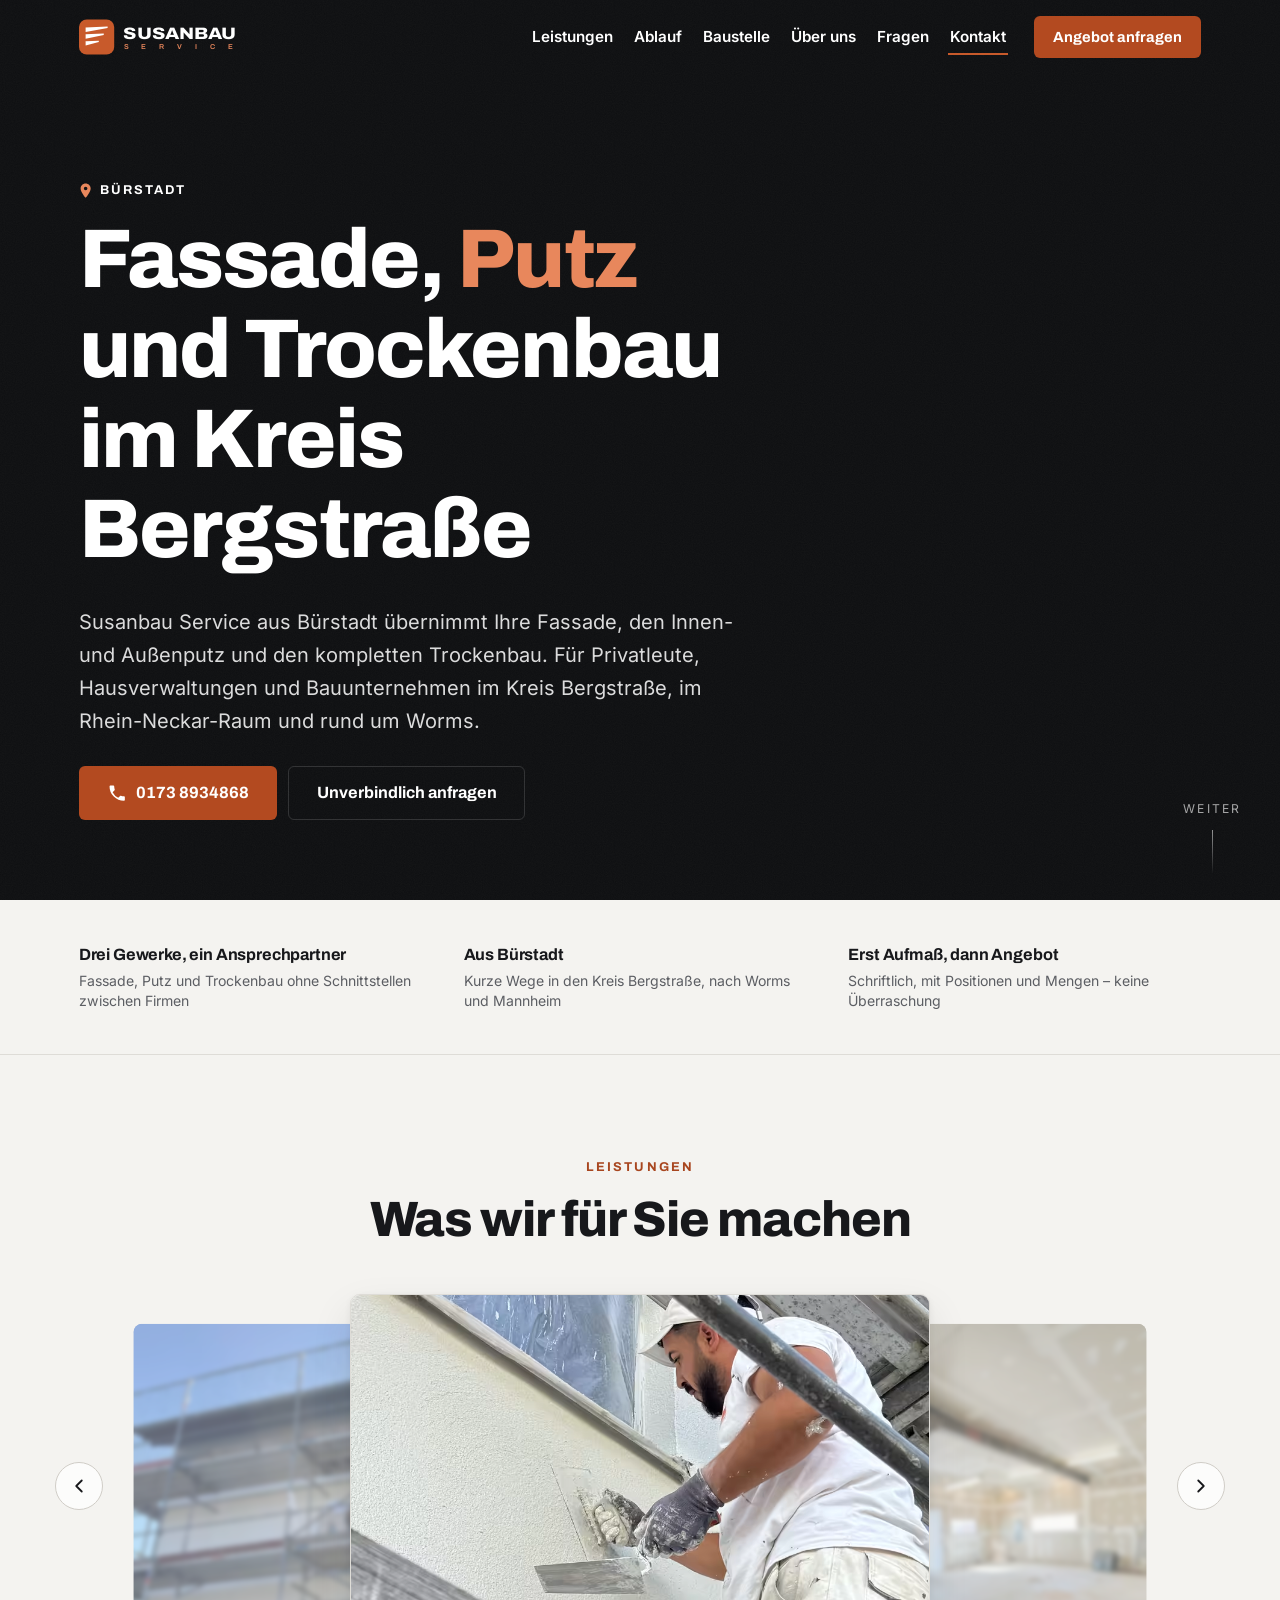
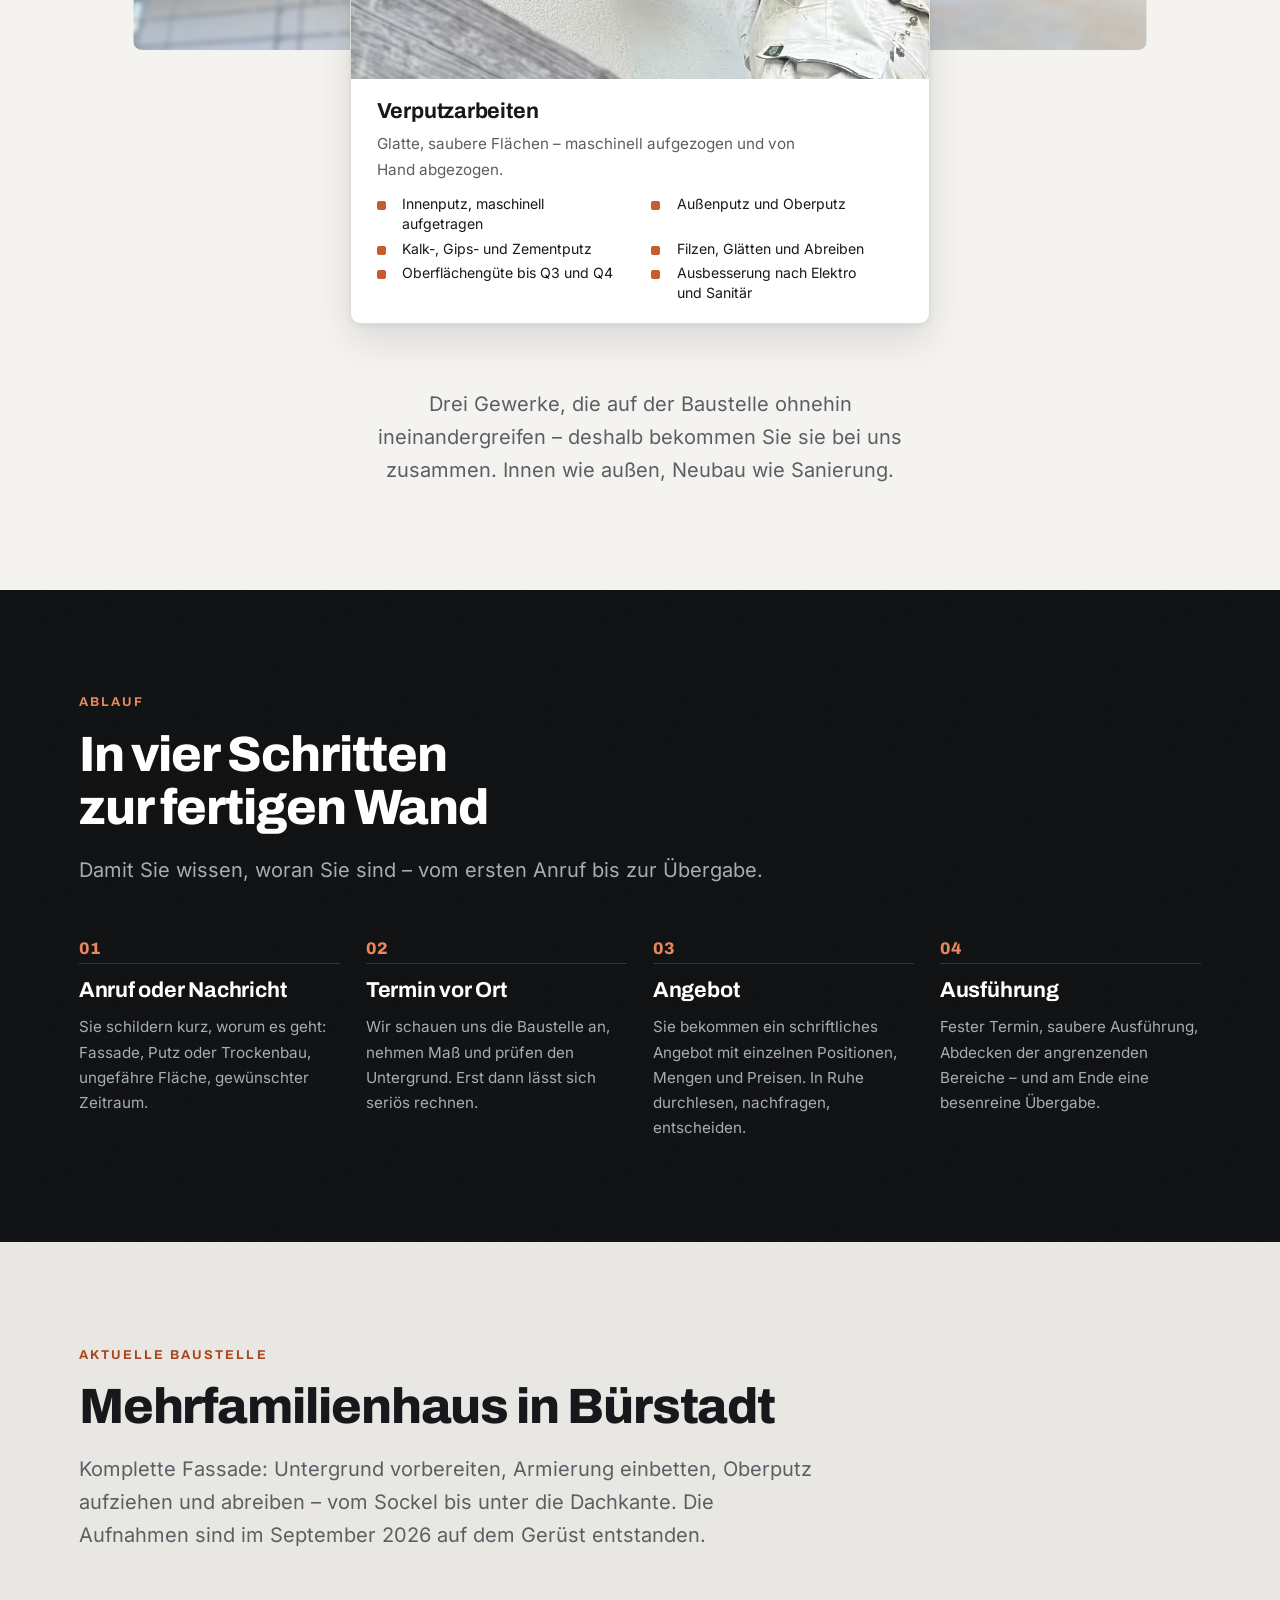
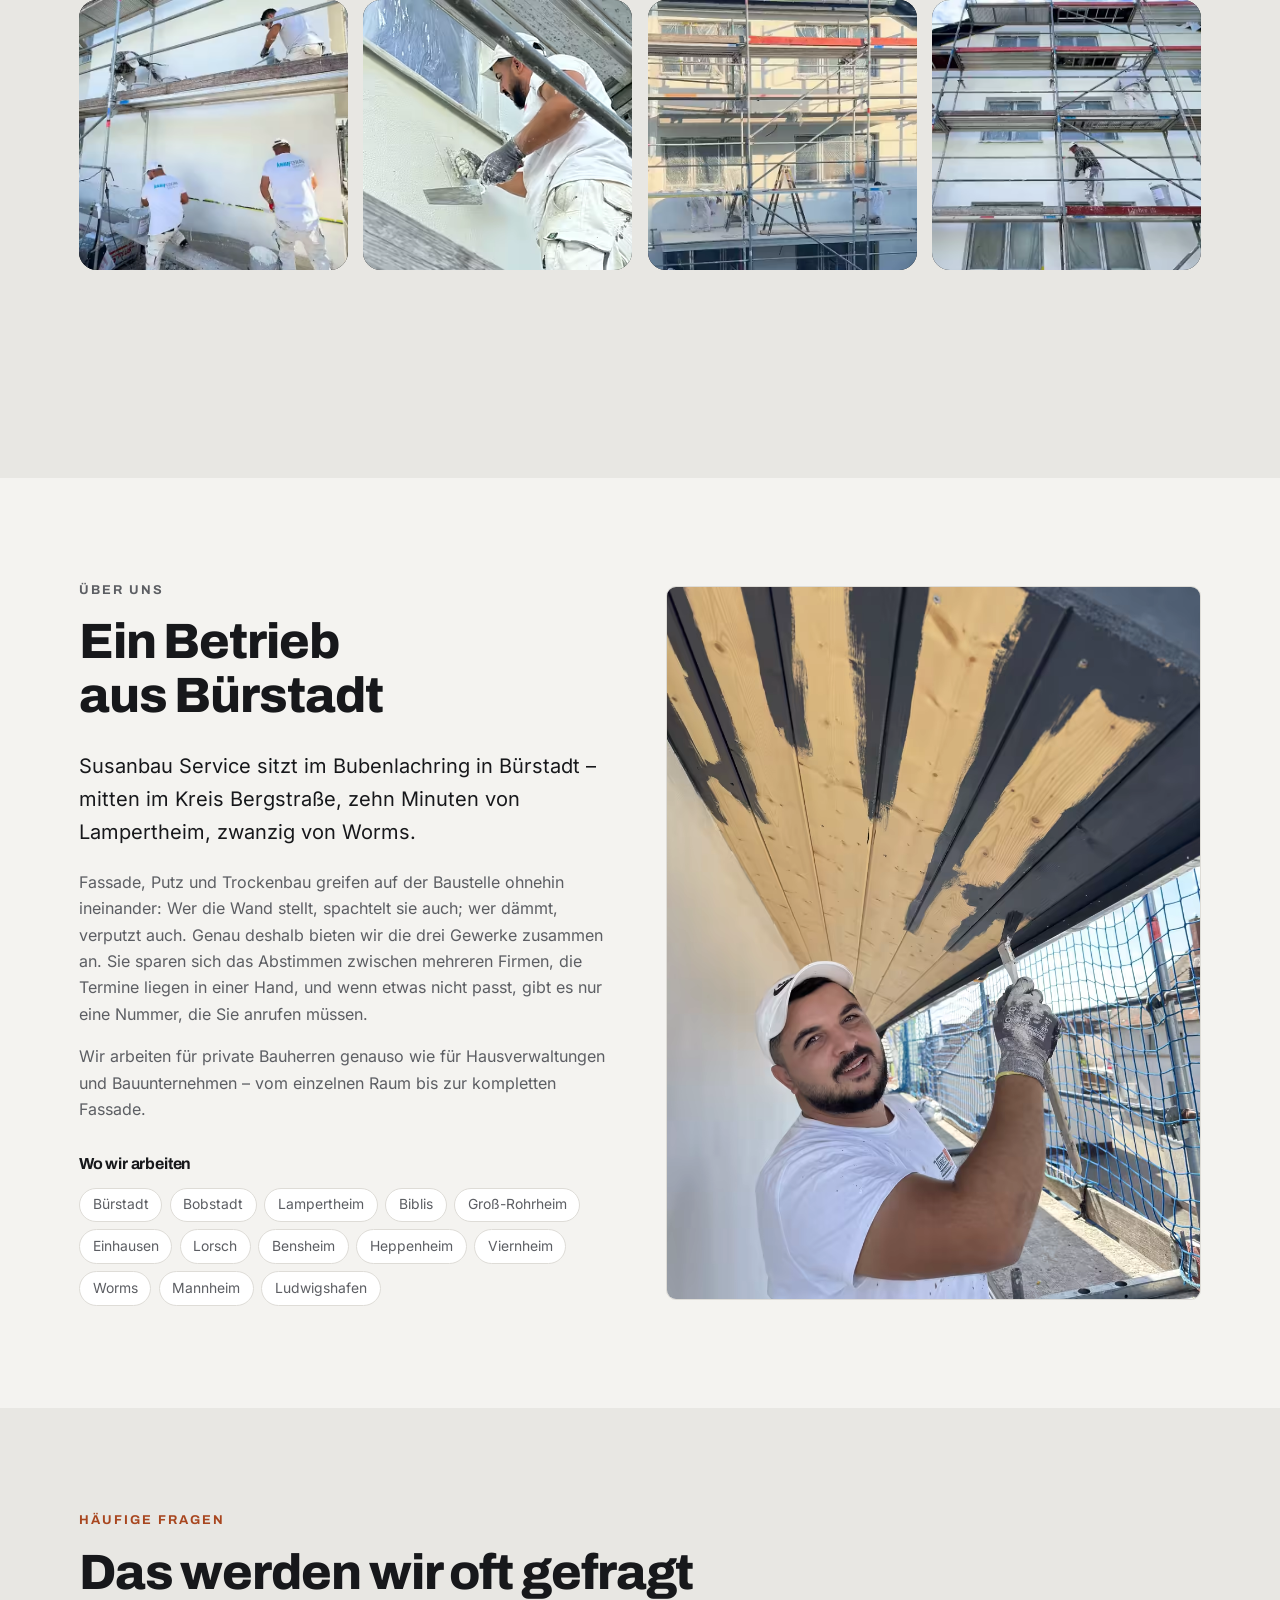
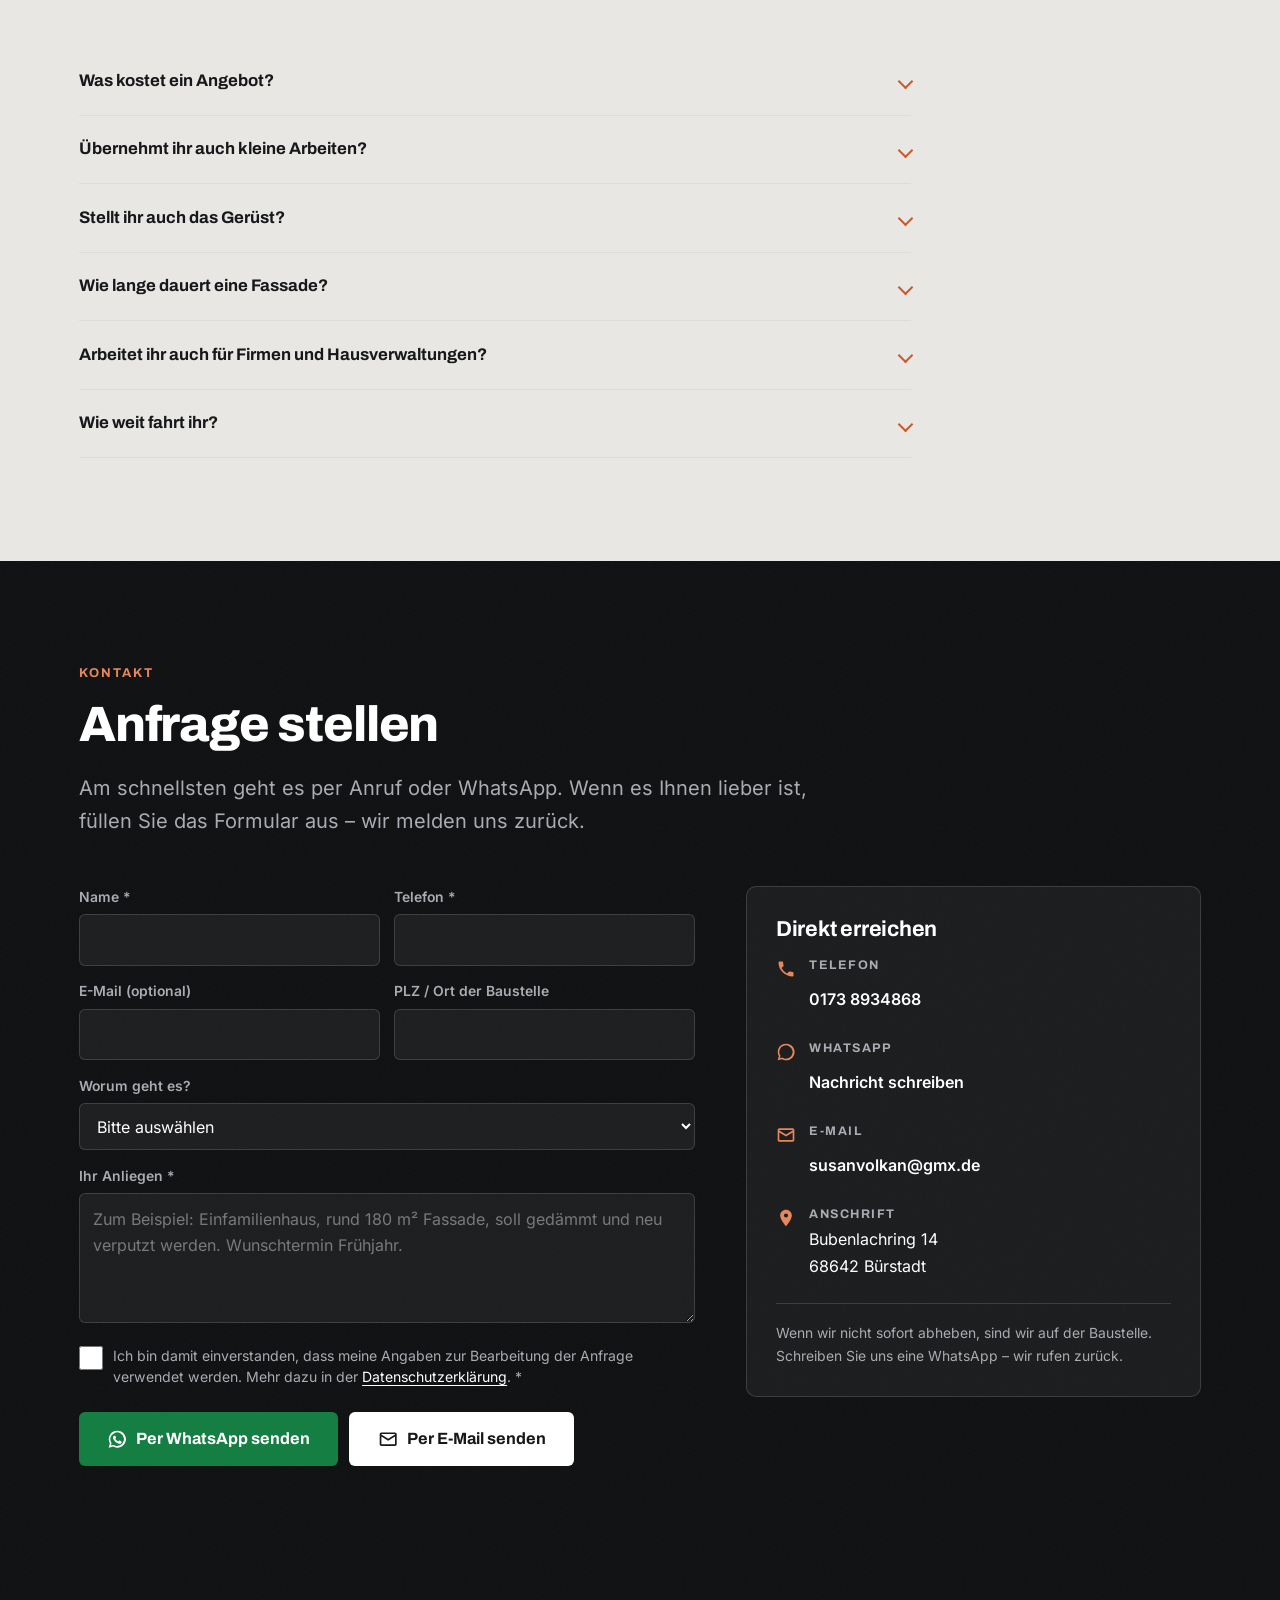
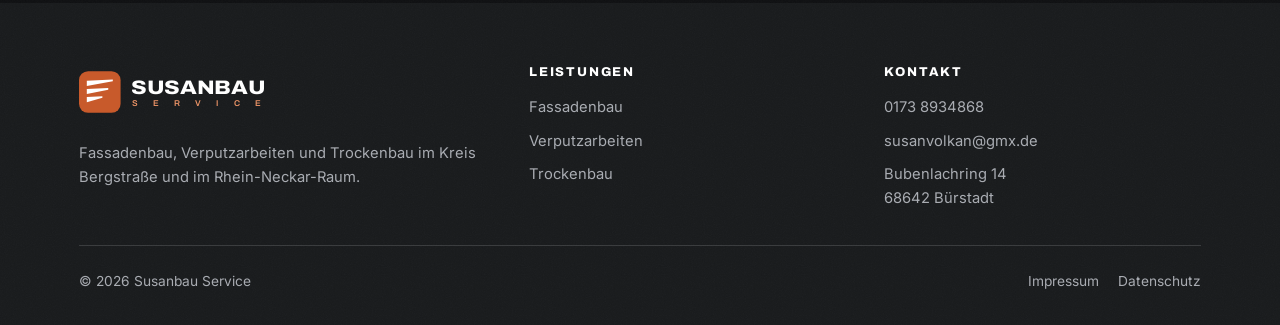
<file: index.html>
<!DOCTYPE html>
<html lang="de">
<head>
<meta charset="utf-8" />
<meta name="viewport" content="width=device-width, initial-scale=1" />
<title>Fassade, Putz &amp; Trockenbau in Bürstadt | Susanbau Service</title>
<meta name="description" content="Susanbau Service aus Bürstadt: Fassadenbau, Verputzarbeiten und Trockenbau im Kreis Bergstraße und im Rhein-Neckar-Raum. Jetzt anfragen: 0173 8934868." />
<!-- TODO Bilal: Beim echten Launch auf "index, follow, max-image-preview:large"
     zurückstellen (in allen drei Seiten). Solange dies nur die Vorschau unter
     der GitHub-Adresse ist, bleibt sie bewusst aus dem Google-Index: Das
     Impressum hat noch offene Pflichtangaben, und eine indexierte Seite mit
     unvollständigem Impressum ist abmahnfähig. Dazu kommt jetzt: Auf den
     Fotos und im Film sind Gesichter erkennbar, und die schriftlichen
     Einwilligungen der Abgebildeten fehlen noch (Vordruck in
     EINWILLIGUNG-FOTOS.md). Erst wenn beides erledigt ist, wird umgestellt.
     Nebenbei verhindert es, dass die Vorschau später mit der richtigen Domain
     um die Platzierung konkurriert. -->
<meta name="robots" content="noindex, nofollow" />
<meta name="author" content="Susanbau Service" />

<!-- TODO Bilal: Sobald eine eigene Domain steht, hier, in og:url, og:image und in
     der sitemap.xml die vier Adressen austauschen. Bis dahin zeigt alles auf die
     GitHub-Pages-Vorschau, damit die Seite nicht unter zwei Adressen konkurriert. -->
<link rel="canonical" href="https://bilal-altu.github.io/susanbau-service/" />

<meta property="og:type" content="website" />
<meta property="og:locale" content="de_DE" />
<meta property="og:site_name" content="Susanbau Service" />
<meta property="og:title" content="Fassadenbau, Putz &amp; Trockenbau in Bürstadt | Susanbau Service" />
<meta property="og:description" content="Fassade, Putz und Trockenbau aus einer Hand – für den Kreis Bergstraße, Worms und den Rhein-Neckar-Raum." />
<meta property="og:url" content="https://bilal-altu.github.io/susanbau-service/" />
<!-- Absolute Adresse, kein relativer Pfad: WhatsApp und Facebook zeigen sonst
     beim Teilen des Links gar keine Vorschau an. -->
<meta property="og:image" content="https://bilal-altu.github.io/susanbau-service/assets/img/og-bild.jpg" />
<meta name="twitter:card" content="summary_large_image" />
<meta name="theme-color" content="#0d0e10" />

<!-- Als eigene Datei statt als data:-URI, damit Google das Symbol crawlen
     und in den mobilen Suchergebnissen neben dem Treffer anzeigen kann. -->
<link rel="icon" href="favicon.svg" type="image/svg+xml" />

<!-- Schriften lokal gehostet (keine Verbindung zu Google-Servern, DSGVO-freundlich) -->
<link rel="preload" href="assets/fonts/archivo-latin.woff2" as="font" type="font/woff2" crossorigin />
<link rel="preload" href="assets/fonts/inter-latin.woff2" as="font" type="font/woff2" crossorigin />
<!-- ?v= nach JEDER Änderung an style.css oder main.js hochzählen — hier, in
     impressum.html und datenschutz.html. Sonst bekommen wiederkehrende
     Besucher neues HTML mit altem Stylesheet: ALL-INKL speichert CSS und JS
     laut .htaccess einen Monat zwischen, GitHub Pages zehn Minuten. -->
<link rel="stylesheet" href="assets/css/style.css?v=2026-09-14-6" />

<script>
  /* Sicherheitsnetz: Sollte ein Bild fehlen oder nicht laden, zeigt der
     Kasten seine Beschriftung statt eines kaputten Bildsymbols.
     closest statt parentElement, weil zwischen Bild und Kasten noch das
     <picture>-Element steht, das die AVIF- und WebP-Fassungen anbietet. */
  window.phFail = function (img) {
    var box = img.closest(".media");
    if (box) box.classList.add("is-empty");
    img.remove();
  };
</script>
</head>
<body class="hat-hero">

<a class="skip-link" href="#inhalt">Zum Inhalt springen</a>

<!-- Die oberste Zeile mit Ort und Telefon gibt es seit 14.09.2026 nicht mehr
     (Bilal): Der Ort steht in der Überschrift, die Nummer im Knopf darunter
     und am Handy in der Anrufleiste. Impressum und Datenschutz hatten sie nie. -->

<!-- ============ HEADER ============ -->
<header class="site-header" id="header">
  <div class="shell site-header__in">
    <a class="brand" href="#top" aria-label="Susanbau Service – zur Startseite">
      <svg class="brand__mark" viewBox="0 0 300 80" role="img" aria-label="Susanbau Service">
        <rect x="0" y="8" width="64" height="64" rx="14" fill="#c85a2b"/>
        <g fill="#ffffff">
          <path d="M12 22.8 L52 20.8 L52 23.6 L12 30.8 Z"/>
          <path d="M12 35.2 L45 33.8 L45 36.4 L12 43.2 Z"/>
          <path d="M12 47.6 L36 46.6 L36 49 L12 55.6 Z"/>
        </g>
        <!-- textLength hält die Wortmarke exakt gleich breit, egal ob Archivo
             schon geladen ist oder noch die Systemschrift einspringt. -->
        <text x="80" y="43" fill="currentColor" font-family="Archivo, 'Arial Black', 'Segoe UI', sans-serif"
              font-size="30" font-weight="800" letter-spacing="-0.4"
              textLength="206" lengthAdjust="spacingAndGlyphs">SUSANBAU</text>
        <text x="81" y="62" class="brand__sub" fill="#c85a2b" font-family="Archivo, 'Segoe UI', Arial, sans-serif"
              font-size="13" font-weight="600" letter-spacing="5.4"
              textLength="204" lengthAdjust="spacing">SERVICE</text>
      </svg>
    </a>

    <nav class="nav" id="nav" aria-label="Hauptnavigation">
      <a href="#leistungen">Leistungen</a>
      <a href="#ablauf">Ablauf</a>
      <a href="#baustelle">Baustelle</a>
      <a href="#ueber-uns">Über uns</a>
      <a href="#fragen">Fragen</a>
      <a href="#kontakt">Kontakt</a>
      <a class="btn btn--clay nav__cta" href="#kontakt">Angebot anfragen</a>
    </nav>

    <button class="burger" id="burger" aria-expanded="false" aria-controls="nav" aria-label="Menü öffnen">
      <span></span><span></span><span></span>
    </button>
  </div>
</header>

<main id="inhalt">

<!-- ============ HERO ============ -->
<section class="hero" id="top">

  <!-- Bühne: Standbild und Video liegen übereinander und füllen den ganzen
       Abschnitt. Geladen wird zuerst nur das Standbild — es ist das größte
       Bild der Seite und bestimmt, wie schnell sie sich aufbaut. Das Video
       hängt main.js erst danach ein, und nur, wenn die Verbindung dafür
       taugt. Am großen Bildschirm läuft die Fassaden-Aufnahme, stabilisiert,
       als stünde die Kamera auf einem Stativ — nur so beginnt die Schleife
       ohne sichtbaren Sprung. Am Handy läuft eine Nahaufnahme: Der Verputzer
       lehnt aus dem Gerüst und zieht den Putz ab — Gesicht und Kelle liegen
       in der oberen Bildhälfte, denn nur die bleibt dort frei. Der Absatz und
       der zweite Knopf sind am Handy deshalb ausgeblendet (style.css). -->
  <div class="hero__buehne" aria-hidden="true">
    <picture>
      <source media="(min-width: 900px)" type="image/avif" srcset="assets/video/hero-desktop.avif" />
      <source media="(min-width: 900px)" type="image/webp" srcset="assets/video/hero-desktop.webp" />
      <source media="(min-width: 900px)" srcset="assets/video/hero-desktop.jpg" />
      <source type="image/avif" srcset="assets/video/hero-mobil.avif" />
      <source type="image/webp" srcset="assets/video/hero-mobil.webp" />
      <img class="hero__standbild" src="assets/video/hero-mobil.jpg" alt=""
           width="1080" height="1920" fetchpriority="high" decoding="async" />
    </picture>
    <video class="hero__video" muted loop playsinline preload="none"
           data-mobil="assets/video/hero-mobil.mp4"
           data-desktop="assets/video/hero-desktop.mp4?v=2026-09-14-5"></video>
  </div>

  <div class="shell hero__in">
    <div class="hero__text reveal">
      <!-- Nur der Ort: „Fassadenbau · Verputzer · Trockenbau" stand hier bis
           14.09.2026 und wiederholte die Überschrift direkt darunter (Bilal). -->
      <p class="eyebrow hero__ort"><svg class="ico" aria-hidden="true" viewBox="0 0 24 24"><path d="M12 2C8.1 2 5 5.1 5 9c0 5.2 7 13 7 13s7-7.8 7-13c0-3.9-3.1-7-7-7Zm0 9.5A2.5 2.5 0 1 1 12 6.5a2.5 2.5 0 0 1 0 5Z"/></svg>Bürstadt</p>
      <h1>Fassade, <span class="hl">Putz</span> und Trockenbau im Kreis Bergstraße</h1>
      <p class="lead">
        Susanbau Service aus Bürstadt übernimmt Ihre Fassade, den Innen- und Außenputz
        und den kompletten Trockenbau. Für Privatleute, Hausverwaltungen und Bauunternehmen
        im Kreis Bergstraße, im Rhein-Neckar-Raum und rund um Worms.
      </p>

      <div class="cta-row">
        <a class="btn btn--clay btn--lg" href="tel:+491738934868">
          <svg class="ico" aria-hidden="true" viewBox="0 0 24 24"><path d="M6.6 10.8a15.1 15.1 0 0 0 6.6 6.6l2.2-2.2c.3-.3.7-.4 1-.2 1.2.4 2.4.6 3.6.6.6 0 1 .4 1 1V20c0 .6-.4 1-1 1A17 17 0 0 1 3 4c0-.6.4-1 1-1h3.5c.6 0 1 .4 1 1 0 1.3.2 2.5.6 3.6.1.4 0 .8-.2 1l-2.3 2.2Z"/></svg>
          0173 8934868
        </a>
        <a class="btn btn--outline-light btn--lg" href="#kontakt">Unverbindlich anfragen</a>
      </div>

    </div>

  </div>

  <span class="hero__cue" aria-hidden="true">Weiter</span>
</section>

<!-- ============ VERSPRECHEN ============ -->
<!-- Die drei Punkte standen früher im Hero. Dort machten sie ihn höher als
     den Bildschirm, sodass der Anfrage-Knopf nach unten rutschte. Als eigener
     Streifen darunter stören sie nicht mehr und werden trotzdem gelesen —
     der Hero trägt jetzt eine Aussage und einen Knopf, mehr nicht. -->
<section class="versprechen">
  <div class="shell">
    <ul class="trust reveal">
      <li>
        <strong>Drei Gewerke, ein Ansprechpartner</strong>
        <span>Fassade, Putz und Trockenbau ohne Schnittstellen zwischen Firmen</span>
      </li>
      <li>
        <strong>Aus Bürstadt</strong>
        <span>Kurze Wege in den Kreis Bergstraße, nach Worms und Mannheim</span>
      </li>
      <li>
        <strong>Erst Aufmaß, dann Angebot</strong>
        <span>Schriftlich, mit Positionen und Mengen &ndash; keine Überraschung</span>
      </li>
    </ul>
  </div>
</section>

<!-- ============ LEISTUNGEN ============ -->
<section class="section section--karussell" id="leistungen">
  <div class="shell">
    <!-- Mittig wie Karussell und Schlusstext darunter (Bilal, 14.09.2026) —
         die übrigen Abschnitte bleiben linksbündig. -->
    <header class="sec-head sec-head--center reveal">
      <p class="eyebrow">Leistungen</p>
      <h2>Was wir für Sie machen</h2>
    </header>

    <!-- Karussell: main.js setzt es in Gang (siehe dort). Ohne JavaScript
         stehen die drei Karten einfach nebeneinander. -->
    <div class="karussell reveal" data-karussell>
    <div class="cards">
      <article class="card">
        <div class="card__bild">
          <picture>
            <source type="image/avif"
                    srcset="assets/img/01-fassade-geruest-buerstadt-480.avif 480w,
                            assets/img/01-fassade-geruest-buerstadt-960.avif 960w,
                            assets/img/01-fassade-geruest-buerstadt-1440.avif 1440w"
                    sizes="(min-width: 701px) 580px, 92vw" />
            <source type="image/webp"
                    srcset="assets/img/01-fassade-geruest-buerstadt-480.webp 480w,
                            assets/img/01-fassade-geruest-buerstadt-960.webp 960w,
                            assets/img/01-fassade-geruest-buerstadt-1440.webp 1440w"
                    sizes="(min-width: 701px) 580px, 92vw" />
            <img src="assets/img/01-fassade-geruest-buerstadt-960.jpg"
                 srcset="assets/img/01-fassade-geruest-buerstadt-480.jpg 480w,
                         assets/img/01-fassade-geruest-buerstadt-960.jpg 960w,
                         assets/img/01-fassade-geruest-buerstadt-1440.jpg 1440w"
                 sizes="(min-width: 701px) 580px, 92vw"
                 alt="Eingerüstete Hausfassade mit frisch aufgezogenem weißem Putz, darüber blauer Himmel"
                 width="480" height="640" loading="lazy" decoding="async" />
          </picture>
        </div>
        <div class="card__in">
        <h3>Fassadenbau</h3>
        <p>Von der Dämmung bis zum fertigen Oberputz &ndash; die komplette Hülle Ihres Hauses.</p>
        <ul class="ticks">
          <li>Wärmedämm-Verbundsystem (WDVS)</li>
          <li>Fassadensanierung und Reinigung</li>
          <li>Riss-Sanierung und Ausbesserung</li>
          <li>Ober- und Strukturputz, Farbgestaltung</li>
          <li>Sockelputz und Spritzschutzzone</li>
          <li>Fassadenanstrich</li>
        </ul>
        </div>
      </article>

      <article class="card">
        <div class="card__bild">
          <picture>
            <source type="image/avif"
                    srcset="assets/img/02-verputzer-kelle-detail-480.avif 480w,
                            assets/img/02-verputzer-kelle-detail-960.avif 960w,
                            assets/img/02-verputzer-kelle-detail-1440.avif 1440w"
                    sizes="(min-width: 701px) 580px, 92vw" />
            <source type="image/webp"
                    srcset="assets/img/02-verputzer-kelle-detail-480.webp 480w,
                            assets/img/02-verputzer-kelle-detail-960.webp 960w,
                            assets/img/02-verputzer-kelle-detail-1440.webp 1440w"
                    sizes="(min-width: 701px) 580px, 92vw" />
            <img src="assets/img/02-verputzer-kelle-detail-960.jpg"
                 srcset="assets/img/02-verputzer-kelle-detail-480.jpg 480w,
                         assets/img/02-verputzer-kelle-detail-960.jpg 960w,
                         assets/img/02-verputzer-kelle-detail-1440.jpg 1440w"
                 sizes="(min-width: 701px) 580px, 92vw"
                 alt="Verputzer zieht mit der Kelle frischen Putz an einer Außenwand ab"
                 width="480" height="640" loading="lazy" decoding="async" />
          </picture>
        </div>
        <div class="card__in">
        <h3>Verputzarbeiten</h3>
        <p>Glatte, saubere Flächen &ndash; maschinell aufgezogen und von Hand abgezogen.</p>
        <ul class="ticks">
          <li>Innenputz, maschinell aufgetragen</li>
          <li>Außenputz und Oberputz</li>
          <li>Kalk-, Gips- und Zementputz</li>
          <li>Filzen, Glätten und Abreiben</li>
          <li>Oberflächengüte bis Q3 und Q4</li>
          <li>Ausbesserung nach Elektro und Sanitär</li>
        </ul>
        </div>
      </article>

      <article class="card">
        <!-- TODO Bilal: Vom Trockenbau gibt es noch keine eigene Aufnahme. Bis
             dahin steht hier ein freies Foto von Unsplash (Brian Wangenheim,
             Unsplash-Lizenz), sichtbar als „Symbolbild" gekennzeichnet — ein
             fremdes Foto darf nicht wie eine eigene Arbeit wirken (§ 5 UWG).
             Sobald Volkan einen Trockenbau-Raum fotografiert hat: ersetzen und
             den Hinweis entfernen. Quelle und Lizenz: assets/img/MEDIEN.md. -->
        <div class="card__bild">
          <picture>
            <source type="image/avif"
                    srcset="assets/img/03-trockenbau-symbolbild-gipskarton-480.avif 480w,
                            assets/img/03-trockenbau-symbolbild-gipskarton-960.avif 960w,
                            assets/img/03-trockenbau-symbolbild-gipskarton-1440.avif 1440w"
                    sizes="(min-width: 701px) 580px, 92vw" />
            <source type="image/webp"
                    srcset="assets/img/03-trockenbau-symbolbild-gipskarton-480.webp 480w,
                            assets/img/03-trockenbau-symbolbild-gipskarton-960.webp 960w,
                            assets/img/03-trockenbau-symbolbild-gipskarton-1440.webp 1440w"
                    sizes="(min-width: 701px) 580px, 92vw" />
            <img src="assets/img/03-trockenbau-symbolbild-gipskarton-960.jpg"
                 srcset="assets/img/03-trockenbau-symbolbild-gipskarton-480.jpg 480w,
                         assets/img/03-trockenbau-symbolbild-gipskarton-960.jpg 960w,
                         assets/img/03-trockenbau-symbolbild-gipskarton-1440.jpg 1440w"
                 sizes="(min-width: 701px) 580px, 92vw"
                 alt="Symbolbild: Rohbauraum mit frisch gespachtelten Gipskartonplatten an Wänden und Decke"
                 width="480" height="318" loading="lazy" decoding="async" />
          </picture>
          <span class="card__hinweis" aria-hidden="true">Symbolbild</span>
        </div>
        <div class="card__in">
        <h3>Trockenbau</h3>
        <p>Neue Räume, neue Decken, besserer Schallschutz &ndash; ohne Nass und ohne lange Trockenzeit.</p>
        <ul class="ticks">
          <li>Ständerwände und Vorsatzschalen</li>
          <li>Abgehängte Decken</li>
          <li>Dachgeschoss-Ausbau</li>
          <li>Schall- und Brandschutz</li>
          <li>Spachteln und Verfugen</li>
          <li>Revisionsöffnungen und Nischen</li>
        </ul>
        </div>
      </article>
    </div>
    <div class="karussell__steuerung">
      <button class="karussell__pfeil" type="button" data-richtung="-1" aria-label="Vorherige Leistung">
        <svg viewBox="0 0 24 24" aria-hidden="true"><path d="m15 18-6-6 6-6" /></svg>
      </button>
      <p class="karussell__stand" aria-hidden="true"><span data-stand>2</span> / 3</p>
      <button class="karussell__pfeil" type="button" data-richtung="1" aria-label="Nächste Leistung">
        <svg viewBox="0 0 24 24" aria-hidden="true"><path d="m9 18 6-6-6-6" /></svg>
      </button>
    </div>
    <p class="sr-only" aria-live="polite" data-ansage></p>
    </div>

    <p class="leistungen__schluss reveal">
      Drei Gewerke, die auf der Baustelle ohnehin ineinandergreifen &ndash; deshalb
      bekommen Sie sie bei uns zusammen. Innen wie außen, Neubau wie Sanierung.
    </p>
  </div>
</section>

<!-- ============ ABLAUF ============ -->
<section class="section section--ink" id="ablauf">
  <div class="shell">
    <header class="sec-head reveal">
      <p class="eyebrow">Ablauf</p>
      <h2>In vier Schritten zur fertigen Wand</h2>
      <p class="sec-head__lead">
        Damit Sie wissen, woran Sie sind &ndash; vom ersten Anruf bis zur Übergabe.
      </p>
    </header>

    <div class="steps">
      <article class="step reveal">
        <h3>Anruf oder Nachricht</h3>
        <p>Sie schildern kurz, worum es geht: Fassade, Putz oder Trockenbau, ungefähre Fläche, gewünschter Zeitraum.</p>
      </article>
      <article class="step reveal">
        <h3>Termin vor Ort</h3>
        <p>Wir schauen uns die Baustelle an, nehmen Maß und prüfen den Untergrund. Erst dann lässt sich seriös rechnen.</p>
      </article>
      <article class="step reveal">
        <h3>Angebot</h3>
        <p>Sie bekommen ein schriftliches Angebot mit einzelnen Positionen, Mengen und Preisen. In Ruhe durchlesen, nachfragen, entscheiden.</p>
      </article>
      <article class="step reveal">
        <h3>Ausführung</h3>
        <p>Fester Termin, saubere Ausführung, Abdecken der angrenzenden Bereiche &ndash; und am Ende eine besenreine Übergabe.</p>
      </article>
    </div>
  </div>
</section>

<!-- ============ AKTUELLE BAUSTELLE ============ -->
<!-- Bewusst nicht "Referenzen" im Plural. Alle Aufnahmen stammen von einem
     einzigen Auftrag. Sechs Kacheln so zu beschriften, als wären es sechs
     Projekte, wäre irreführende Werbung (§ 5 UWG) — und außerdem unnötig:
     eine Baustelle, ehrlich gezeigt, überzeugt mehr als sechs behauptete.
     TODO Bilal: Sobald ein zweiter Auftrag fotografiert ist, wird hieraus
     eine Liste mit mehreren Projekten. -->
<section class="section section--paper2" id="baustelle">
  <div class="shell">
    <header class="sec-head reveal">
      <p class="eyebrow">Aktuelle Baustelle</p>
      <h2>Mehrfamilienhaus in Bürstadt</h2>
      <p class="sec-head__lead">
        Komplette Fassade: Untergrund vorbereiten, Armierung einbetten, Oberputz
        aufziehen und abreiben &ndash; vom Sockel bis unter die Dachkante.
        Die Aufnahmen sind im September 2026 auf dem Gerüst entstanden.
      </p>
    </header>

    <!-- Kleine Galerie: drei kurze Filme und ein Foto, alle quadratisch.
         Die Filme starten erst, wenn der Abschnitt in die Nähe kommt
         (data-film, siehe main.js). Die Dateien baut medien-bauen.sh. -->
    <div class="kacheln reveal">
      <figure class="kachel">
        <picture>
          <source type="image/avif" srcset="assets/video/kachel-geruest-team.avif" />
          <source type="image/webp" srcset="assets/video/kachel-geruest-team.webp" />
          <img src="assets/video/kachel-geruest-team.jpg"
               alt="Drei Handwerker verputzen die Fassade, einer oben auf dem Gerüstbrett, zwei davor"
               width="600" height="600" loading="lazy" decoding="async" />
        </picture>
        <video muted loop playsinline preload="none" aria-hidden="true"
               data-film="assets/video/kachel-geruest-team.mp4"></video>
      </figure>
      <figure class="kachel">
        <picture>
          <source type="image/avif"
                  srcset="assets/img/04-kachel-verputzer-kelle-360.avif 360w,
                          assets/img/04-kachel-verputzer-kelle-600.avif 600w,
                          assets/img/04-kachel-verputzer-kelle-900.avif 900w"
                  sizes="(min-width: 641px) 270px, 45vw" />
          <source type="image/webp"
                  srcset="assets/img/04-kachel-verputzer-kelle-360.webp 360w,
                          assets/img/04-kachel-verputzer-kelle-600.webp 600w,
                          assets/img/04-kachel-verputzer-kelle-900.webp 900w"
                  sizes="(min-width: 641px) 270px, 45vw" />
          <img src="assets/img/04-kachel-verputzer-kelle-600.jpg"
               srcset="assets/img/04-kachel-verputzer-kelle-360.jpg 360w,
                       assets/img/04-kachel-verputzer-kelle-600.jpg 600w,
                       assets/img/04-kachel-verputzer-kelle-900.jpg 900w"
               sizes="(min-width: 641px) 270px, 45vw"
               alt="Verputzer zieht mit der Kelle frischen Putz an der Außenwand ab"
               width="600" height="600" loading="lazy" decoding="async" />
        </picture>
      </figure>
      <figure class="kachel">
        <picture>
          <source type="image/avif" srcset="assets/video/kachel-haus-geruest.avif" />
          <source type="image/webp" srcset="assets/video/kachel-haus-geruest.webp" />
          <img src="assets/video/kachel-haus-geruest.jpg"
               alt="Eingerüstetes Mehrfamilienhaus in Bürstadt im Abendlicht, Handwerker auf dem Gerüst"
               width="600" height="600" loading="lazy" decoding="async" />
        </picture>
        <video muted loop playsinline preload="none" aria-hidden="true"
               data-film="assets/video/kachel-haus-geruest.mp4"></video>
      </figure>
      <figure class="kachel">
        <picture>
          <source type="image/avif" srcset="assets/video/kachel-fassade-arbeiter.avif" />
          <source type="image/webp" srcset="assets/video/kachel-fassade-arbeiter.webp" />
          <img src="assets/video/kachel-fassade-arbeiter.jpg"
               alt="Handwerker arbeiten auf zwei Gerüstlagen an der weißen Fassade"
               width="600" height="600" loading="lazy" decoding="async" />
        </picture>
        <video muted loop playsinline preload="none" aria-hidden="true"
               data-film="assets/video/kachel-fassade-arbeiter.mp4"></video>
      </figure>
    </div>

    <dl class="fakten reveal">
      <div>
        <dt>Ort</dt>
        <dd>Bürstadt, Kreis Bergstraße</dd>
      </div>
      <div>
        <dt>Leistung</dt>
        <dd>Fassade und Verputzarbeiten</dd>
      </div>
      <div>
        <dt>Zeitraum</dt>
        <dd>September 2026</dd>
      </div>
      <div>
        <dt>Gerüst</dt>
        <dd>gestellt vom Auftraggeber</dd>
      </div>
    </dl>
  </div>
</section>

<!-- ============ ÜBER UNS ============ -->
<section class="section" id="ueber-uns">
  <div class="shell about">
    <div class="reveal">
      <p class="eyebrow">Über uns</p>
      <h2>Ein Betrieb aus Bürstadt</h2>
      <p class="about__lead">
        Susanbau Service sitzt im Bubenlachring in Bürstadt &ndash; mitten im Kreis Bergstraße,
        zehn Minuten von Lampertheim, zwanzig von Worms.
      </p>
      <p>
        Fassade, Putz und Trockenbau greifen auf der Baustelle ohnehin ineinander: Wer die
        Wand stellt, spachtelt sie auch; wer dämmt, verputzt auch. Genau deshalb bieten wir
        die drei Gewerke zusammen an. Sie sparen sich das Abstimmen zwischen mehreren Firmen,
        die Termine liegen in einer Hand, und wenn etwas nicht passt, gibt es nur eine
        Nummer, die Sie anrufen müssen.
      </p>
      <p>
        Wir arbeiten für private Bauherren genauso wie für Hausverwaltungen und
        Bauunternehmen &ndash; vom einzelnen Raum bis zur kompletten Fassade.
      </p>

      <div class="towns">
        <h3>Wo wir arbeiten</h3>
        <ul>
          <li>Bürstadt</li>
          <li>Bobstadt</li>
          <li>Lampertheim</li>
          <li>Biblis</li>
          <li>Groß-Rohrheim</li>
          <li>Einhausen</li>
          <li>Lorsch</li>
          <li>Bensheim</li>
          <li>Heppenheim</li>
          <li>Viernheim</li>
          <li>Worms</li>
          <li>Mannheim</li>
          <li>Ludwigshafen</li>
        </ul>
      </div>
    </div>

    <div class="reveal">
      <!-- TODO Bilal: Vor der Veröffentlichung die schriftliche Einwilligung
           des Abgebildeten einholen (Art. 6 Abs. 1 lit. a DSGVO, § 22 KUG).
           Vordruck liegt in EINWILLIGUNG-FOTOS.md. Ohne Unterschrift bleibt
           die Seite auf noindex. -->
      <figure class="media media--tall" data-label="Foto folgt">
        <picture>
          <source type="image/avif"
                  srcset="assets/img/07-inhaber-dachuntersicht-480.avif 480w,
                          assets/img/07-inhaber-dachuntersicht-960.avif 960w,
                          assets/img/07-inhaber-dachuntersicht-1440.avif 1440w,
                          assets/img/07-inhaber-dachuntersicht-1920.avif 1920w"
                  sizes="(min-width: 861px) 46vw, 100vw" />
          <source type="image/webp"
                  srcset="assets/img/07-inhaber-dachuntersicht-480.webp 480w,
                          assets/img/07-inhaber-dachuntersicht-960.webp 960w,
                          assets/img/07-inhaber-dachuntersicht-1440.webp 1440w,
                          assets/img/07-inhaber-dachuntersicht-1920.webp 1920w"
                  sizes="(min-width: 861px) 46vw, 100vw" />
          <img src="assets/img/07-inhaber-dachuntersicht-960.jpg"
               srcset="assets/img/07-inhaber-dachuntersicht-480.jpg 480w,
                       assets/img/07-inhaber-dachuntersicht-960.jpg 960w,
                       assets/img/07-inhaber-dachuntersicht-1440.jpg 1440w,
                       assets/img/07-inhaber-dachuntersicht-1920.jpg 1920w"
               sizes="(min-width: 861px) 46vw, 100vw"
               alt="Inhaber Volkan Susan streicht auf dem Gerüst die Dachuntersicht anthrazit"
               width="480" height="640" loading="lazy" decoding="async"
               onerror="window.phFail(this)" />
        </picture>
      </figure>
    </div>
  </div>
</section>

<!-- ============ FRAGEN ============ -->
<section class="section section--paper2" id="fragen">
  <div class="shell">
    <header class="sec-head reveal">
      <p class="eyebrow">Häufige Fragen</p>
      <h2>Das werden wir oft gefragt</h2>
    </header>

    <div class="faq reveal">
      <!-- TODO Bilal: Die erste Antwort mit Herrn Susan abklären — ist der
           Vor-Ort-Termin wirklich kostenlos? Falls nicht, Satz anpassen. -->
      <details>
        <summary>Was kostet ein Angebot?</summary>
        <p>Der Termin vor Ort und das schriftliche Angebot sind kostenlos und unverbindlich. Erst wenn Sie zusagen, entstehen Kosten.</p>
      </details>
      <details>
        <summary>Übernehmt ihr auch kleine Arbeiten?</summary>
        <p>Ja. Eine einzelne Trennwand, eine gerissene Fassadenecke oder das Ausbessern nach dem Elektriker sind genauso willkommen wie die komplette Fassade. Rufen Sie an, dann sagen wir Ihnen ehrlich, ob es sich für Sie lohnt.</p>
      </details>
      <details>
        <summary>Stellt ihr auch das Gerüst?</summary>
        <p>Das Gerüst gehört nicht zu unseren eigenen Leistungen. Wir arbeiten aber regelmäßig mit Gerüstbauern aus der Region zusammen und stimmen den Auf- und Abbau direkt mit ab, damit Sie sich darum nicht kümmern müssen.</p>
      </details>
      <details>
        <summary>Wie lange dauert eine Fassade?</summary>
        <p>Das hängt an Größe, Untergrund und Wetter &ndash; Putz braucht Zeit zum Abbinden und mag weder Frost noch pralle Sonne. Beim Termin vor Ort nennen wir Ihnen einen realistischen Zeitraum, statt vorher ins Blaue zu schätzen.</p>
      </details>
      <details>
        <summary>Arbeitet ihr auch für Firmen und Hausverwaltungen?</summary>
        <p>Ja, für beide. Wir übernehmen einzelne Gewerke im Auftrag von Bauunternehmen ebenso wie laufende Instandhaltung für Hausverwaltungen.</p>
      </details>
      <details>
        <summary>Wie weit fahrt ihr?</summary>
        <p>Der Kreis Bergstraße, Worms und der Rhein-Neckar-Raum sind unser übliches Gebiet. Bei größeren Aufträgen kommen wir auch weiter &ndash; fragen Sie einfach.</p>
      </details>
    </div>
  </div>
</section>

<!-- ============ KONTAKT ============ -->
<section class="section section--ink" id="kontakt">
  <div class="shell">
    <header class="sec-head reveal">
      <p class="eyebrow">Kontakt</p>
      <h2>Anfrage stellen</h2>
      <p class="sec-head__lead">
        Am schnellsten geht es per Anruf oder WhatsApp. Wenn es Ihnen lieber ist,
        füllen Sie das Formular aus &ndash; wir melden uns zurück.
      </p>
    </header>

    <div class="contact">
      <!-- Kein Server, keine Datenbank: Das Formular baut aus Ihren Eingaben eine
           fertige WhatsApp-Nachricht oder eine vorausgefüllte E-Mail. Es werden
           also keine Daten an einen fremden Dienst übertragen. -->
      <form class="form reveal" id="anfrage" novalidate>
        <div class="form__row">
          <div>
            <label for="f-name">Name <span aria-hidden="true">*</span></label>
            <input type="text" id="f-name" name="name" autocomplete="name" required />
          </div>
          <div>
            <label for="f-tel">Telefon <span aria-hidden="true">*</span></label>
            <input type="tel" id="f-tel" name="tel" autocomplete="tel" required />
          </div>
        </div>

        <div class="form__row">
          <div>
            <label for="f-mail">E-Mail (optional)</label>
            <input type="email" id="f-mail" name="mail" autocomplete="email" />
          </div>
          <div>
            <label for="f-ort">PLZ / Ort der Baustelle</label>
            <input type="text" id="f-ort" name="ort" autocomplete="postal-code" />
          </div>
        </div>

        <div>
          <label for="f-leistung">Worum geht es?</label>
          <!-- Ohne Vorauswahl: Stand hier „Fassadenbau" vorbelegt, kam das auch
               bei Trockenbau-Anfragen an, sobald jemand das Feld übersprang.
               Leer bleibt es kein Pflichtfeld — main.js schreibt dann
               „Mehreres / noch unklar" in die Nachricht. -->
          <select id="f-leistung" name="leistung">
            <option value="">Bitte auswählen</option>
            <option>Fassadenbau</option>
            <option>Verputzarbeiten</option>
            <option>Trockenbau</option>
            <option>Mehreres / noch unklar</option>
          </select>
        </div>

        <div>
          <label for="f-text">Ihr Anliegen <span aria-hidden="true">*</span></label>
          <textarea id="f-text" name="text" required
                    placeholder="Zum Beispiel: Einfamilienhaus, rund 180 m² Fassade, soll gedämmt und neu verputzt werden. Wunschtermin Frühjahr."></textarea>
        </div>

        <!-- Spam-Falle: von Menschen nie ausgefüllt -->
        <div class="hp" aria-hidden="true">
          <label for="f-web">Bitte nicht ausfüllen</label>
          <input type="text" id="f-web" name="website" tabindex="-1" autocomplete="off" />
        </div>

        <label class="form__check" for="f-dsgvo">
          <input type="checkbox" id="f-dsgvo" name="dsgvo" required />
          <span>Ich bin damit einverstanden, dass meine Angaben zur Bearbeitung der Anfrage verwendet werden. Mehr dazu in der <a href="datenschutz.html">Datenschutzerklärung</a>. <span aria-hidden="true">*</span></span>
        </label>

        <div class="form__actions">
          <button class="btn btn--wa btn--lg" type="button" id="waBtn">
            <svg class="ico" aria-hidden="true" viewBox="0 0 24 24"><path d="M12 2a10 10 0 0 0-8.6 15L2 22l5.2-1.4A10 10 0 1 0 12 2Zm0 18a8 8 0 0 1-4.1-1.1l-.3-.2-3 .8.8-2.9-.2-.3A8 8 0 1 1 12 20Zm4.4-5.8c-.2-.1-1.4-.7-1.6-.8-.2-.1-.4-.1-.5.1l-.7.9c-.1.2-.3.2-.5.1a6.6 6.6 0 0 1-3.2-2.8c-.1-.2 0-.4.1-.5l.4-.5c.1-.1.1-.3.2-.4v-.4l-.7-1.7c-.2-.4-.4-.4-.5-.4H8.6c-.2 0-.4.1-.6.3a2.9 2.9 0 0 0-.9 2.1 5 5 0 0 0 1 2.6 11.3 11.3 0 0 0 4.4 3.9c1.6.6 2.2.7 3 .6.5-.1 1.4-.6 1.6-1.2.2-.6.2-1.1.1-1.2l-.8-.4Z"/></svg>
            Per WhatsApp senden
          </button>
          <button class="btn btn--light btn--lg" type="submit">
            <svg class="ico" aria-hidden="true" viewBox="0 0 24 24"><path d="M4 4h16c1.1 0 2 .9 2 2v12c0 1.1-.9 2-2 2H4c-1.1 0-2-.9-2-2V6c0-1.1.9-2 2-2Zm0 2v.5l8 5 8-5V6H4Zm16 12V8.9l-7.5 4.7a1 1 0 0 1-1 0L4 8.9V18h16Z"/></svg>
            Per E-Mail senden
          </button>
        </div>

        <p class="form__note" id="formNote" role="status" aria-live="polite"></p>
      </form>

      <aside class="contact-card reveal">
        <h3>Direkt erreichen</h3>
        <ul class="contact-list">
          <li>
            <svg class="ico" aria-hidden="true" viewBox="0 0 24 24"><path d="M6.6 10.8a15.1 15.1 0 0 0 6.6 6.6l2.2-2.2c.3-.3.7-.4 1-.2 1.2.4 2.4.6 3.6.6.6 0 1 .4 1 1V20c0 .6-.4 1-1 1A17 17 0 0 1 3 4c0-.6.4-1 1-1h3.5c.6 0 1 .4 1 1 0 1.3.2 2.5.6 3.6.1.4 0 .8-.2 1l-2.3 2.2Z"/></svg>
            <span><b>Telefon</b><a href="tel:+491738934868">0173 8934868</a></span>
          </li>
          <li>
            <svg class="ico" aria-hidden="true" viewBox="0 0 24 24"><path d="M12 2a10 10 0 0 0-8.6 15L2 22l5.2-1.4A10 10 0 1 0 12 2Zm0 18a8 8 0 0 1-4.1-1.1l-.3-.2-3 .8.8-2.9-.2-.3A8 8 0 1 1 12 20Z"/></svg>
            <span><b>WhatsApp</b><a href="https://wa.me/491738934868" target="_blank" rel="noopener">Nachricht schreiben</a></span>
          </li>
          <li>
            <svg class="ico" aria-hidden="true" viewBox="0 0 24 24"><path d="M4 4h16c1.1 0 2 .9 2 2v12c0 1.1-.9 2-2 2H4c-1.1 0-2-.9-2-2V6c0-1.1.9-2 2-2Zm0 2v.5l8 5 8-5V6H4Zm16 12V8.9l-7.5 4.7a1 1 0 0 1-1 0L4 8.9V18h16Z"/></svg>
            <span><b>E-Mail</b><a href="mailto:susanvolkan@gmx.de">susanvolkan@gmx.de</a></span>
          </li>
          <li>
            <svg class="ico" aria-hidden="true" viewBox="0 0 24 24"><path d="M12 2C8.1 2 5 5.1 5 9c0 5.2 7 13 7 13s7-7.8 7-13c0-3.9-3.1-7-7-7Zm0 9.5A2.5 2.5 0 1 1 12 6.5a2.5 2.5 0 0 1 0 5Z"/></svg>
            <span><b>Anschrift</b>Bubenlachring 14<br />68642 Bürstadt</span>
          </li>
        </ul>
        <!-- TODO Bilal: Sobald die Öffnungs- bzw. Erreichbarkeitszeiten feststehen,
             hier eintragen und im JSON-LD am Seitenende ergänzen. -->
        <p class="contact-card__note">
          Wenn wir nicht sofort abheben, sind wir auf der Baustelle. Schreiben Sie
          uns eine WhatsApp &ndash; wir rufen zurück.
        </p>
      </aside>
    </div>
  </div>
</section>

</main>

<!-- ============ FUSSZEILE ============ -->
<footer class="footer">
  <div class="shell">
    <div class="footer__grid">
      <div>
        <svg class="footer__mark" viewBox="0 0 300 80" role="img" aria-label="Susanbau Service">
          <rect x="0" y="8" width="64" height="64" rx="14" fill="#c85a2b"/>
          <g fill="#ffffff">
            <path d="M12 22.8 L52 20.8 L52 23.6 L12 30.8 Z"/>
            <path d="M12 35.2 L45 33.8 L45 36.4 L12 43.2 Z"/>
            <path d="M12 47.6 L36 46.6 L36 49 L12 55.6 Z"/>
          </g>
          <text x="80" y="43" fill="#ffffff" font-family="Archivo, 'Arial Black', 'Segoe UI', sans-serif"
                font-size="30" font-weight="800" letter-spacing="-0.4"
                textLength="206" lengthAdjust="spacingAndGlyphs">SUSANBAU</text>
          <text x="81" y="62" fill="#eb9366" font-family="Archivo, 'Segoe UI', Arial, sans-serif"
                font-size="13" font-weight="600" letter-spacing="5.4"
                textLength="204" lengthAdjust="spacing">SERVICE</text>
        </svg>
        <p>Fassadenbau, Verputzarbeiten und Trockenbau im Kreis Bergstraße und im Rhein-Neckar-Raum.</p>
      </div>

      <div>
        <h4>Leistungen</h4>
        <ul>
          <li><a href="#leistungen">Fassadenbau</a></li>
          <li><a href="#leistungen">Verputzarbeiten</a></li>
          <li><a href="#leistungen">Trockenbau</a></li>
        </ul>
      </div>

      <div>
        <h4>Kontakt</h4>
        <ul>
          <li><a href="tel:+491738934868">0173 8934868</a></li>
          <li><a href="mailto:susanvolkan@gmx.de">susanvolkan@gmx.de</a></li>
          <li>Bubenlachring 14<br />68642 Bürstadt</li>
        </ul>
      </div>
    </div>

    <div class="footer__bottom">
      <span>&copy; <span id="jahr">2026</span> Susanbau Service</span>
      <nav aria-label="Rechtliches">
        <a href="impressum.html">Impressum</a>
        <a href="datenschutz.html">Datenschutz</a>
      </nav>
    </div>
  </div>
</footer>

<!-- ============ ANRUF-LEISTE (MOBIL) ============ -->
<nav class="callbar" aria-label="Schnellkontakt">
  <a href="tel:+491738934868">
    <svg class="ico" aria-hidden="true" viewBox="0 0 24 24"><path d="M6.6 10.8a15.1 15.1 0 0 0 6.6 6.6l2.2-2.2c.3-.3.7-.4 1-.2 1.2.4 2.4.6 3.6.6.6 0 1 .4 1 1V20c0 .6-.4 1-1 1A17 17 0 0 1 3 4c0-.6.4-1 1-1h3.5c.6 0 1 .4 1 1 0 1.3.2 2.5.6 3.6.1.4 0 .8-.2 1l-2.3 2.2Z"/></svg>
    Anrufen
  </a>
  <a class="callbar__wa" href="https://wa.me/491738934868" target="_blank" rel="noopener">
    <svg class="ico" aria-hidden="true" viewBox="0 0 24 24"><path d="M12 2a10 10 0 0 0-8.6 15L2 22l5.2-1.4A10 10 0 1 0 12 2Zm0 18a8 8 0 0 1-4.1-1.1l-.3-.2-3 .8.8-2.9-.2-.3A8 8 0 1 1 12 20Z"/></svg>
    WhatsApp
  </a>
  <a class="callbar__cta" href="#kontakt">
    <svg class="ico" aria-hidden="true" viewBox="0 0 24 24"><path d="M4 4h16c1.1 0 2 .9 2 2v12c0 1.1-.9 2-2 2H4c-1.1 0-2-.9-2-2V6c0-1.1.9-2 2-2Zm0 2v.5l8 5 8-5V6H4Zm16 12V8.9l-7.5 4.7a1 1 0 0 1-1 0L4 8.9V18h16Z"/></svg>
    Anfragen
  </a>
</nav>

<script src="assets/js/main.js?v=2026-09-14-6"></script>

<!-- ============ STRUKTURIERTE DATEN ============ -->
<!-- Bewusst OHNE aggregateRating, foundingDate und openingHours: Diese Angaben
     liegen uns nicht vor, und erfundene Werte wären hier eine Falschangabe.
     TODO Bilal: nachtragen, sobald Herr Susan sie bestätigt hat. -->
<script type="application/ld+json">
{
  "@context": "https://schema.org",
  "@type": "HomeAndConstructionBusiness",
  "name": "Susanbau Service",
  "description": "Fassadenbau, Verputzarbeiten und Trockenbau in Bürstadt, im Kreis Bergstraße und im Rhein-Neckar-Raum.",
  "url": "https://bilal-altu.github.io/susanbau-service/",
  "telephone": "+49 173 8934868",
  "email": "susanvolkan@gmx.de",
  "logo": "https://bilal-altu.github.io/susanbau-service/assets/img/logo-susanbau.svg",
  "image": "https://bilal-altu.github.io/susanbau-service/assets/img/og-bild.jpg",
  "priceRange": "€€",
  "currenciesAccepted": "EUR",
  "address": {
    "@type": "PostalAddress",
    "streetAddress": "Bubenlachring 14",
    "postalCode": "68642",
    "addressLocality": "Bürstadt",
    "addressRegion": "Hessen",
    "addressCountry": "DE"
  },
  "geo": {
    "@type": "GeoCoordinates",
    "latitude": 49.6417,
    "longitude": 8.4589
  },
  "areaServed": [
    { "@type": "City", "name": "Bürstadt" },
    { "@type": "City", "name": "Lampertheim" },
    { "@type": "City", "name": "Biblis" },
    { "@type": "City", "name": "Groß-Rohrheim" },
    { "@type": "City", "name": "Einhausen" },
    { "@type": "City", "name": "Lorsch" },
    { "@type": "City", "name": "Bensheim" },
    { "@type": "City", "name": "Heppenheim" },
    { "@type": "City", "name": "Viernheim" },
    { "@type": "City", "name": "Worms" },
    { "@type": "City", "name": "Mannheim" },
    { "@type": "City", "name": "Ludwigshafen am Rhein" }
  ],
  "hasOfferCatalog": {
    "@type": "OfferCatalog",
    "name": "Leistungen",
    "itemListElement": [
      {
        "@type": "Offer",
        "itemOffered": {
          "@type": "Service",
          "name": "Fassadenbau",
          "description": "Wärmedämm-Verbundsystem, Fassadensanierung, Riss-Sanierung, Ober- und Strukturputz, Sockelputz und Fassadenanstrich."
        }
      },
      {
        "@type": "Offer",
        "itemOffered": {
          "@type": "Service",
          "name": "Verputzarbeiten",
          "description": "Innen- und Außenputz, Maschinenputz, Kalk-, Gips- und Zementputz, Filzen und Glätten bis Oberflächengüte Q4."
        }
      },
      {
        "@type": "Offer",
        "itemOffered": {
          "@type": "Service",
          "name": "Trockenbau",
          "description": "Ständerwände, Vorsatzschalen, abgehängte Decken, Dachgeschoss-Ausbau, Schall- und Brandschutz sowie Spachtelarbeiten."
        }
      }
    ]
  }
}
</script>

<script type="application/ld+json">
{
  "@context": "https://schema.org",
  "@type": "FAQPage",
  "mainEntity": [
    {
      "@type": "Question",
      "name": "Was kostet ein Angebot?",
      "acceptedAnswer": {
        "@type": "Answer",
        "text": "Der Termin vor Ort und das schriftliche Angebot sind kostenlos und unverbindlich. Erst wenn Sie zusagen, entstehen Kosten."
      }
    },
    {
      "@type": "Question",
      "name": "Übernehmt ihr auch kleine Arbeiten?",
      "acceptedAnswer": {
        "@type": "Answer",
        "text": "Ja. Eine einzelne Trennwand, eine gerissene Fassadenecke oder das Ausbessern nach dem Elektriker sind genauso willkommen wie die komplette Fassade."
      }
    },
    {
      "@type": "Question",
      "name": "Stellt ihr auch das Gerüst?",
      "acceptedAnswer": {
        "@type": "Answer",
        "text": "Das Gerüst gehört nicht zu unseren eigenen Leistungen. Wir arbeiten aber mit Gerüstbauern aus der Region zusammen und stimmen Auf- und Abbau direkt mit ab."
      }
    },
    {
      "@type": "Question",
      "name": "Wie lange dauert eine Fassade?",
      "acceptedAnswer": {
        "@type": "Answer",
        "text": "Das hängt an Größe, Untergrund und Wetter, denn Putz braucht Zeit zum Abbinden. Beim Termin vor Ort nennen wir Ihnen einen realistischen Zeitraum."
      }
    },
    {
      "@type": "Question",
      "name": "Arbeitet ihr auch für Firmen und Hausverwaltungen?",
      "acceptedAnswer": {
        "@type": "Answer",
        "text": "Ja. Wir übernehmen einzelne Gewerke im Auftrag von Bauunternehmen ebenso wie laufende Instandhaltung für Hausverwaltungen."
      }
    },
    {
      "@type": "Question",
      "name": "Wie weit fahrt ihr?",
      "acceptedAnswer": {
        "@type": "Answer",
        "text": "Der Kreis Bergstraße, Worms und der Rhein-Neckar-Raum sind unser übliches Gebiet. Bei größeren Aufträgen kommen wir auch weiter."
      }
    }
  ]
}
</script>

</body>
</html>
</file>
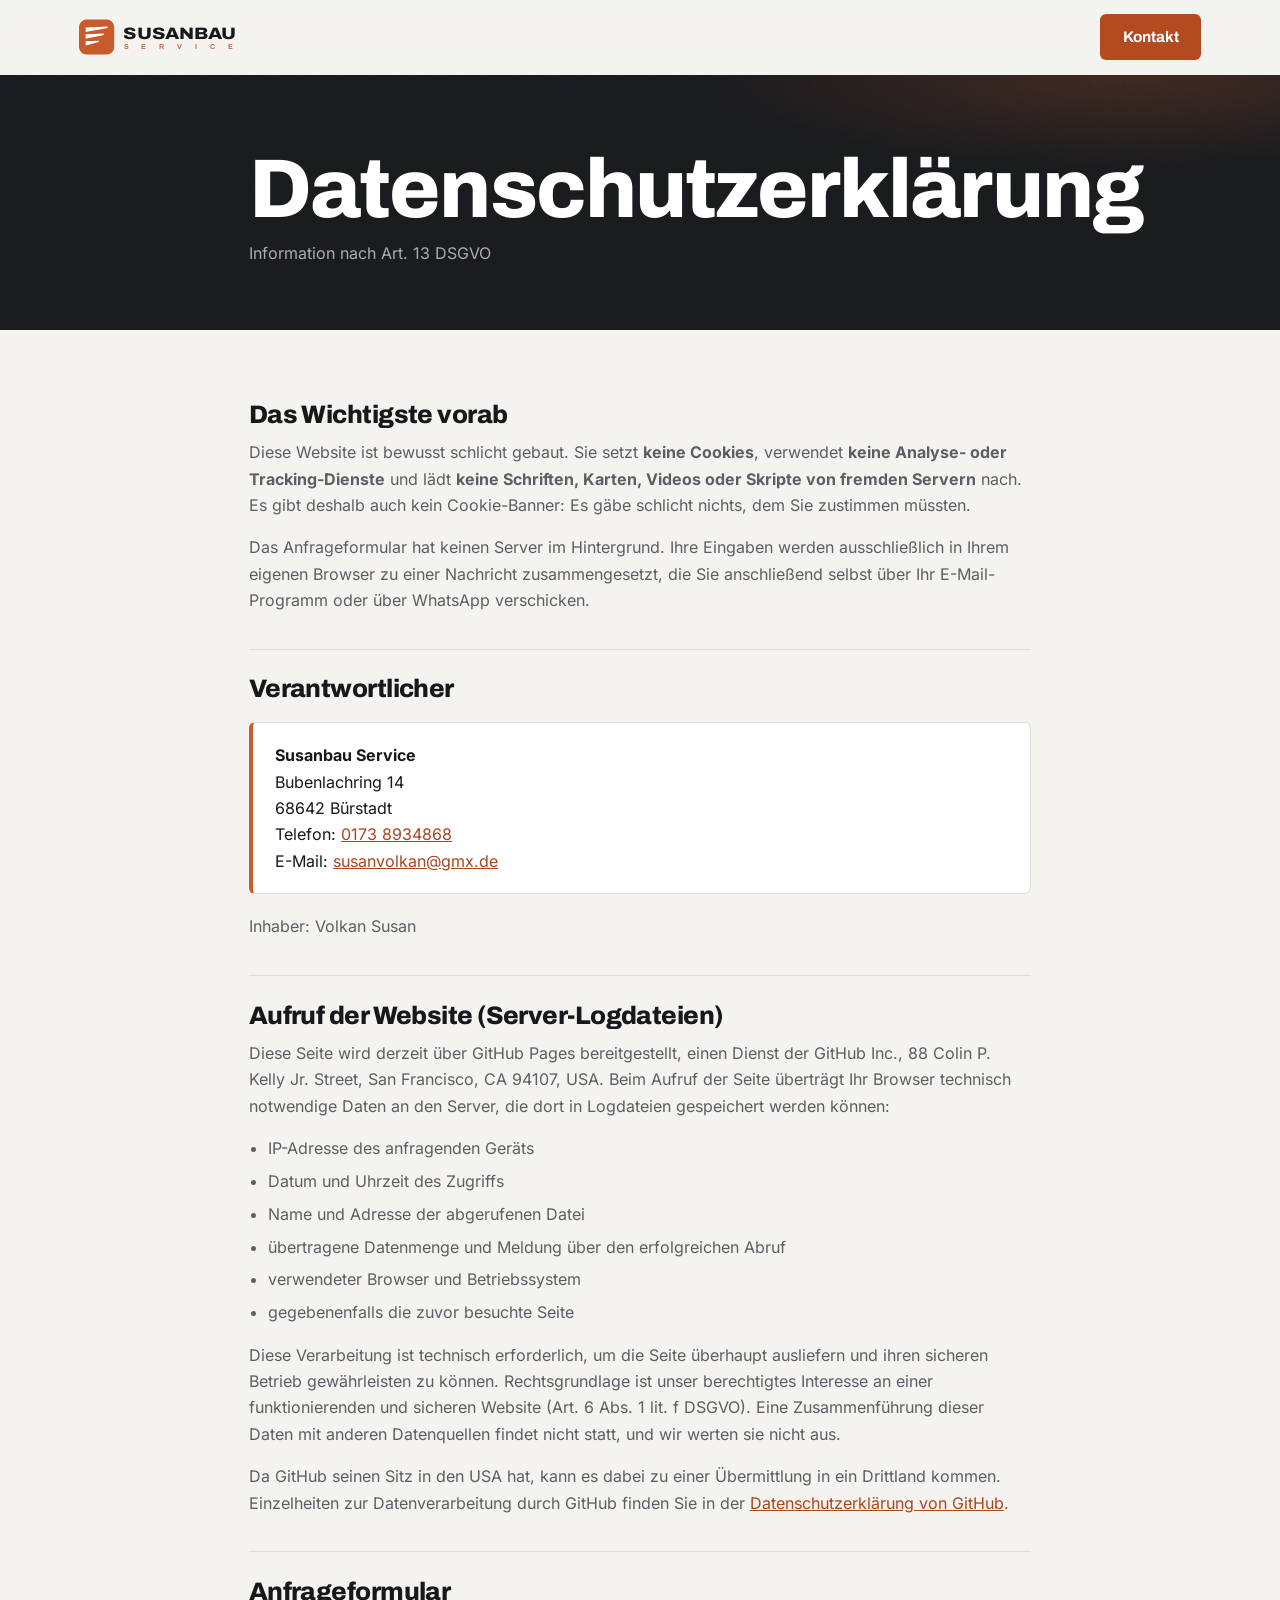
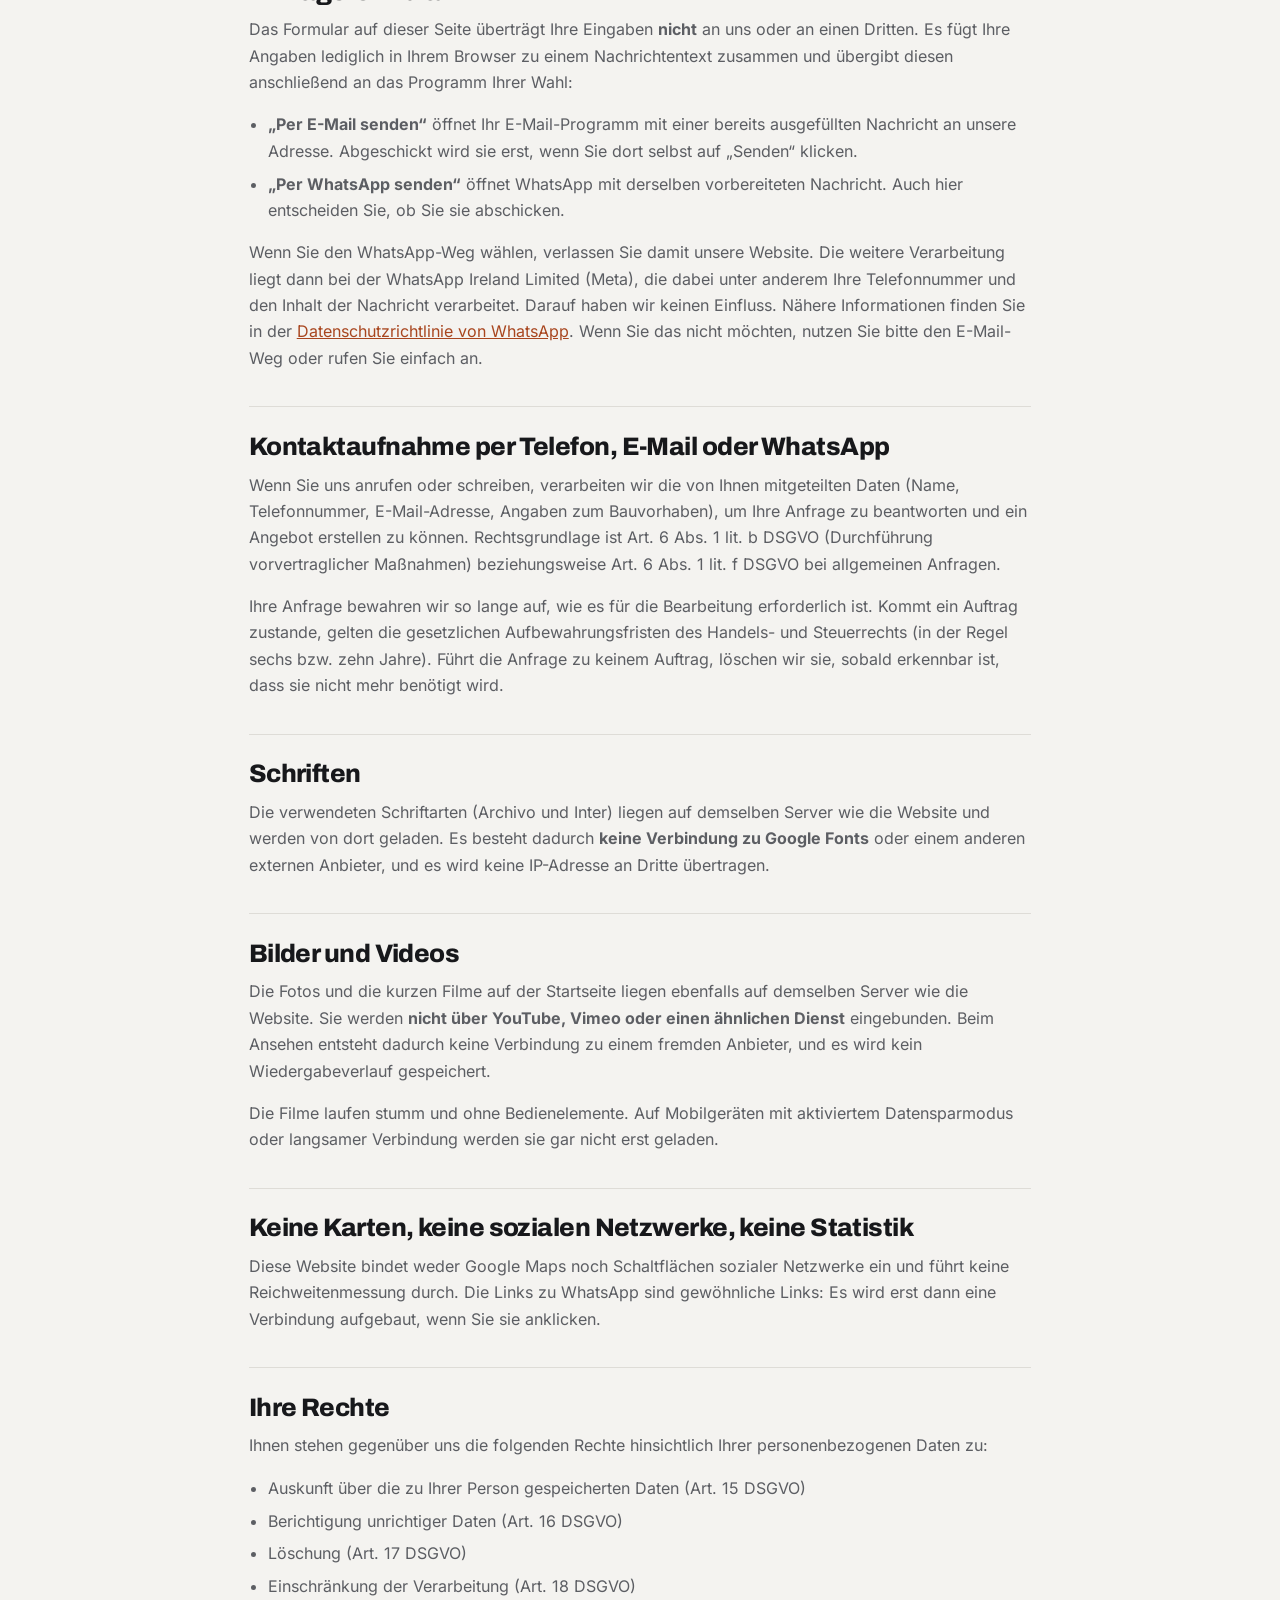
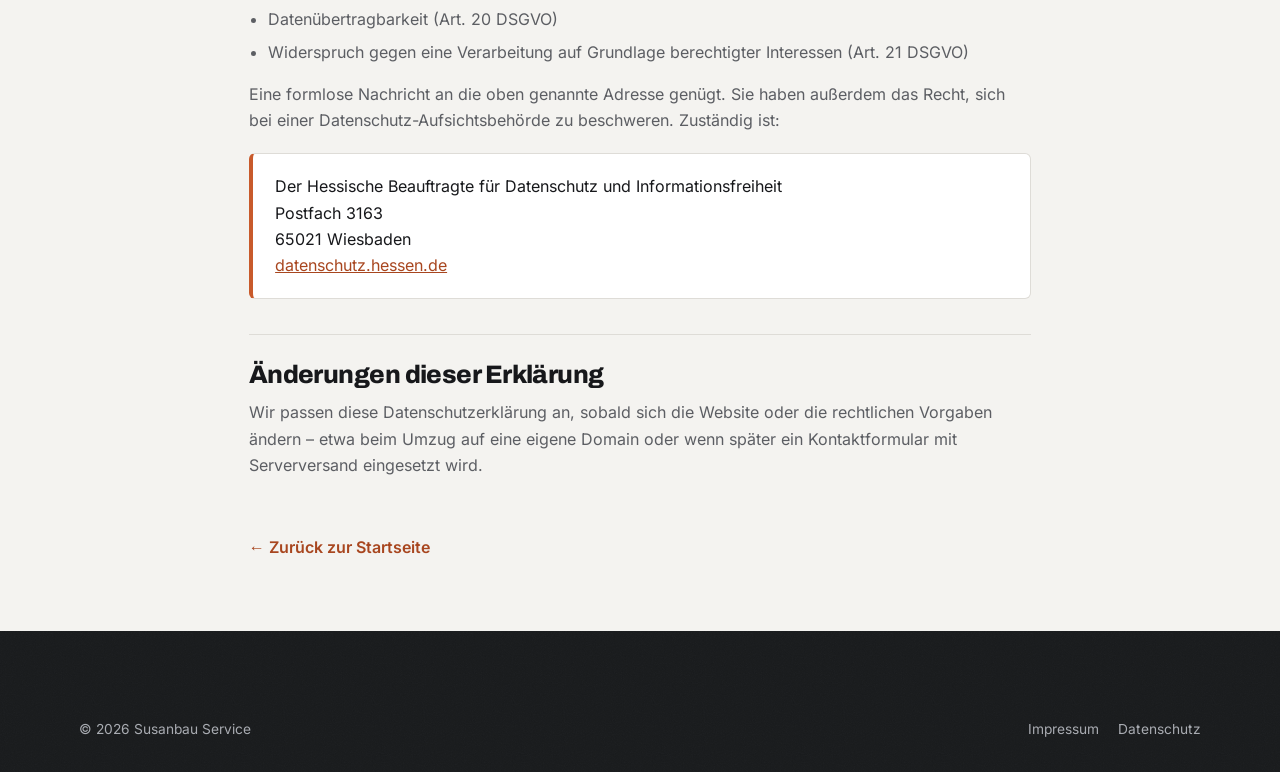
<file: datenschutz.html>
<!DOCTYPE html>
<html lang="de">
<head>
<meta charset="utf-8" />
<meta name="viewport" content="width=device-width, initial-scale=1" />
<title>Datenschutzerklärung | Susanbau Service Bürstadt</title>
<meta name="description" content="Datenschutzerklärung von Susanbau Service: Diese Website setzt keine Cookies, lädt keine externen Dienste nach und speichert keine Formulardaten auf einem Server." />
<!-- TODO Bilal: Beim echten Launch auf "index, follow" zurückstellen. Siehe Begründung in index.html. -->
<meta name="robots" content="noindex, nofollow" />
<link rel="canonical" href="https://bilal-altu.github.io/susanbau-service/datenschutz.html" />
<meta name="theme-color" content="#0d0e10" />
<link rel="icon" href="favicon.svg" type="image/svg+xml" />
<link rel="preload" href="assets/fonts/archivo-latin.woff2" as="font" type="font/woff2" crossorigin />
<link rel="preload" href="assets/fonts/inter-latin.woff2" as="font" type="font/woff2" crossorigin />
<link rel="stylesheet" href="assets/css/style.css?v=2026-09-14-6" />
</head>
<body>

<a class="skip-link" href="#inhalt">Zum Inhalt springen</a>

<header class="site-header">
  <div class="shell site-header__in">
    <a class="brand" href="index.html" aria-label="Susanbau Service – zur Startseite">
      <svg class="brand__mark" viewBox="0 0 300 80" role="img" aria-label="Susanbau Service">
        <rect x="0" y="8" width="64" height="64" rx="14" fill="#c85a2b"/>
        <g fill="#ffffff">
          <path d="M12 22.8 L52 20.8 L52 23.6 L12 30.8 Z"/>
          <path d="M12 35.2 L45 33.8 L45 36.4 L12 43.2 Z"/>
          <path d="M12 47.6 L36 46.6 L36 49 L12 55.6 Z"/>
        </g>
        <text x="80" y="43" fill="currentColor" font-family="Archivo, 'Arial Black', 'Segoe UI', sans-serif"
              font-size="30" font-weight="800" letter-spacing="-0.4"
              textLength="206" lengthAdjust="spacingAndGlyphs">SUSANBAU</text>
        <text x="81" y="62" class="brand__sub" fill="#c85a2b" font-family="Archivo, 'Segoe UI', Arial, sans-serif"
              font-size="13" font-weight="600" letter-spacing="5.4"
              textLength="204" lengthAdjust="spacing">SERVICE</text>
      </svg>
    </a>
    <a class="btn btn--clay" style="margin-left:auto" href="index.html#kontakt">Kontakt</a>
  </div>
</header>

<div class="page-head">
  <div class="shell shell--narrow">
    <h1>Datenschutzerklärung</h1>
    <p>Information nach Art. 13 DSGVO</p>
  </div>
</div>

<main class="legal" id="inhalt">
  <div class="shell shell--narrow">

    <h2>Das Wichtigste vorab</h2>
    <p>
      Diese Website ist bewusst schlicht gebaut. Sie setzt <strong>keine Cookies</strong>,
      verwendet <strong>keine Analyse- oder Tracking-Dienste</strong> und lädt
      <strong>keine Schriften, Karten, Videos oder Skripte von fremden Servern</strong> nach.
      Es gibt deshalb auch kein Cookie-Banner: Es gäbe schlicht nichts, dem Sie
      zustimmen müssten.
    </p>
    <p>
      Das Anfrageformular hat keinen Server im Hintergrund. Ihre Eingaben werden
      ausschließlich in Ihrem eigenen Browser zu einer Nachricht zusammengesetzt, die
      Sie anschließend selbst über Ihr E-Mail-Programm oder über WhatsApp verschicken.
    </p>

    <h2>Verantwortlicher</h2>
    <address>
      <strong>Susanbau Service</strong><br />
      Bubenlachring 14<br />
      68642 Bürstadt<br />
      Telefon: <a href="tel:+491738934868">0173 8934868</a><br />
      E-Mail: <a href="mailto:susanvolkan@gmx.de">susanvolkan@gmx.de</a>
    </address>
    <p>
      Inhaber: Volkan Susan
    </p>

    <h2>Aufruf der Website (Server-Logdateien)</h2>
    <!-- TODO Bilal: Diesen Abschnitt anpassen, sobald die Seite auf einen eigenen
         Hoster umzieht (z. B. ALL-INKL wie bei AVCI). Dann gehört dorthin der
         Name des Hosters — und es wird ein Auftragsverarbeitungsvertrag (Art. 28
         DSGVO) mit ihm gebraucht. -->
    <p>
      Diese Seite wird derzeit über GitHub Pages bereitgestellt, einen Dienst der
      GitHub Inc., 88 Colin P. Kelly Jr. Street, San Francisco, CA 94107, USA.
      Beim Aufruf der Seite überträgt Ihr Browser technisch notwendige Daten an den
      Server, die dort in Logdateien gespeichert werden können:
    </p>
    <ul>
      <li>IP-Adresse des anfragenden Geräts</li>
      <li>Datum und Uhrzeit des Zugriffs</li>
      <li>Name und Adresse der abgerufenen Datei</li>
      <li>übertragene Datenmenge und Meldung über den erfolgreichen Abruf</li>
      <li>verwendeter Browser und Betriebssystem</li>
      <li>gegebenenfalls die zuvor besuchte Seite</li>
    </ul>
    <p>
      Diese Verarbeitung ist technisch erforderlich, um die Seite überhaupt ausliefern
      und ihren sicheren Betrieb gewährleisten zu können. Rechtsgrundlage ist unser
      berechtigtes Interesse an einer funktionierenden und sicheren Website
      (Art. 6 Abs. 1 lit. f DSGVO). Eine Zusammenführung dieser Daten mit anderen
      Datenquellen findet nicht statt, und wir werten sie nicht aus.
    </p>
    <p>
      Da GitHub seinen Sitz in den USA hat, kann es dabei zu einer Übermittlung in ein
      Drittland kommen. Einzelheiten zur Datenverarbeitung durch GitHub finden Sie in der
      <a href="https://docs.github.com/de/site-policy/privacy-policies/github-general-privacy-statement" target="_blank" rel="noopener">Datenschutzerklärung von GitHub</a>.
    </p>

    <h2>Anfrageformular</h2>
    <p>
      Das Formular auf dieser Seite überträgt Ihre Eingaben <strong>nicht</strong> an uns
      oder an einen Dritten. Es fügt Ihre Angaben lediglich in Ihrem Browser zu einem
      Nachrichtentext zusammen und übergibt diesen anschließend an das Programm Ihrer Wahl:
    </p>
    <ul>
      <li>
        <strong>„Per E-Mail senden“</strong> öffnet Ihr E-Mail-Programm mit einer bereits
        ausgefüllten Nachricht an unsere Adresse. Abgeschickt wird sie erst, wenn Sie dort
        selbst auf „Senden“ klicken.
      </li>
      <li>
        <strong>„Per WhatsApp senden“</strong> öffnet WhatsApp mit derselben vorbereiteten
        Nachricht. Auch hier entscheiden Sie, ob Sie sie abschicken.
      </li>
    </ul>
    <p>
      Wenn Sie den WhatsApp-Weg wählen, verlassen Sie damit unsere Website. Die weitere
      Verarbeitung liegt dann bei der WhatsApp Ireland Limited (Meta), die dabei unter
      anderem Ihre Telefonnummer und den Inhalt der Nachricht verarbeitet. Darauf haben
      wir keinen Einfluss. Nähere Informationen finden Sie in der
      <a href="https://www.whatsapp.com/legal/privacy-policy-eea" target="_blank" rel="noopener">Datenschutzrichtlinie von WhatsApp</a>.
      Wenn Sie das nicht möchten, nutzen Sie bitte den E-Mail-Weg oder rufen Sie einfach an.
    </p>

    <h2>Kontaktaufnahme per Telefon, E-Mail oder WhatsApp</h2>
    <p>
      Wenn Sie uns anrufen oder schreiben, verarbeiten wir die von Ihnen mitgeteilten Daten
      (Name, Telefonnummer, E-Mail-Adresse, Angaben zum Bauvorhaben), um Ihre Anfrage zu
      beantworten und ein Angebot erstellen zu können. Rechtsgrundlage ist Art. 6 Abs. 1
      lit. b DSGVO (Durchführung vorvertraglicher Maßnahmen) beziehungsweise Art. 6 Abs. 1
      lit. f DSGVO bei allgemeinen Anfragen.
    </p>
    <p>
      Ihre Anfrage bewahren wir so lange auf, wie es für die Bearbeitung erforderlich ist.
      Kommt ein Auftrag zustande, gelten die gesetzlichen Aufbewahrungsfristen des Handels-
      und Steuerrechts (in der Regel sechs bzw. zehn Jahre). Führt die Anfrage zu keinem
      Auftrag, löschen wir sie, sobald erkennbar ist, dass sie nicht mehr benötigt wird.
    </p>

    <h2>Schriften</h2>
    <p>
      Die verwendeten Schriftarten (Archivo und Inter) liegen auf demselben Server wie die
      Website und werden von dort geladen. Es besteht dadurch <strong>keine Verbindung zu
      Google Fonts</strong> oder einem anderen externen Anbieter, und es wird keine
      IP-Adresse an Dritte übertragen.
    </p>

    <h2>Bilder und Videos</h2>
    <p>
      Die Fotos und die kurzen Filme auf der Startseite liegen ebenfalls auf demselben
      Server wie die Website. Sie werden <strong>nicht über YouTube, Vimeo oder einen
      ähnlichen Dienst</strong> eingebunden. Beim Ansehen entsteht dadurch keine Verbindung
      zu einem fremden Anbieter, und es wird kein Wiedergabeverlauf gespeichert.
    </p>
    <p>
      Die Filme laufen stumm und ohne Bedienelemente. Auf Mobilgeräten mit aktiviertem
      Datensparmodus oder langsamer Verbindung werden sie gar nicht erst geladen.
    </p>

    <h2>Keine Karten, keine sozialen Netzwerke, keine Statistik</h2>
    <p>
      Diese Website bindet weder Google Maps noch Schaltflächen sozialer Netzwerke ein und
      führt keine Reichweitenmessung durch. Die Links zu WhatsApp sind gewöhnliche Links:
      Es wird erst dann eine Verbindung aufgebaut, wenn Sie sie anklicken.
    </p>

    <h2>Ihre Rechte</h2>
    <p>Ihnen stehen gegenüber uns die folgenden Rechte hinsichtlich Ihrer personenbezogenen Daten zu:</p>
    <ul>
      <li>Auskunft über die zu Ihrer Person gespeicherten Daten (Art. 15 DSGVO)</li>
      <li>Berichtigung unrichtiger Daten (Art. 16 DSGVO)</li>
      <li>Löschung (Art. 17 DSGVO)</li>
      <li>Einschränkung der Verarbeitung (Art. 18 DSGVO)</li>
      <li>Datenübertragbarkeit (Art. 20 DSGVO)</li>
      <li>Widerspruch gegen eine Verarbeitung auf Grundlage berechtigter Interessen (Art. 21 DSGVO)</li>
    </ul>
    <p>
      Eine formlose Nachricht an die oben genannte Adresse genügt. Sie haben außerdem das
      Recht, sich bei einer Datenschutz-Aufsichtsbehörde zu beschweren. Zuständig ist:
    </p>
    <address>
      Der Hessische Beauftragte für Datenschutz und Informationsfreiheit<br />
      Postfach 3163<br />
      65021 Wiesbaden<br />
      <a href="https://datenschutz.hessen.de" target="_blank" rel="noopener">datenschutz.hessen.de</a>
    </address>

    <h2>Änderungen dieser Erklärung</h2>
    <p>
      Wir passen diese Datenschutzerklärung an, sobald sich die Website oder die
      rechtlichen Vorgaben ändern &ndash; etwa beim Umzug auf eine eigene Domain oder
      wenn später ein Kontaktformular mit Serverversand eingesetzt wird.
    </p>

    <a class="back-link" href="index.html">&larr; Zurück zur Startseite</a>
  </div>
</main>

<footer class="footer">
  <div class="shell">
    <div class="footer__bottom">
      <span>&copy; <span id="jahr">2026</span> Susanbau Service</span>
      <nav aria-label="Rechtliches">
        <a href="impressum.html">Impressum</a>
        <a href="datenschutz.html">Datenschutz</a>
      </nav>
    </div>
  </div>
</footer>

<script src="assets/js/main.js?v=2026-09-14-6"></script>
</body>
</html>
</file>
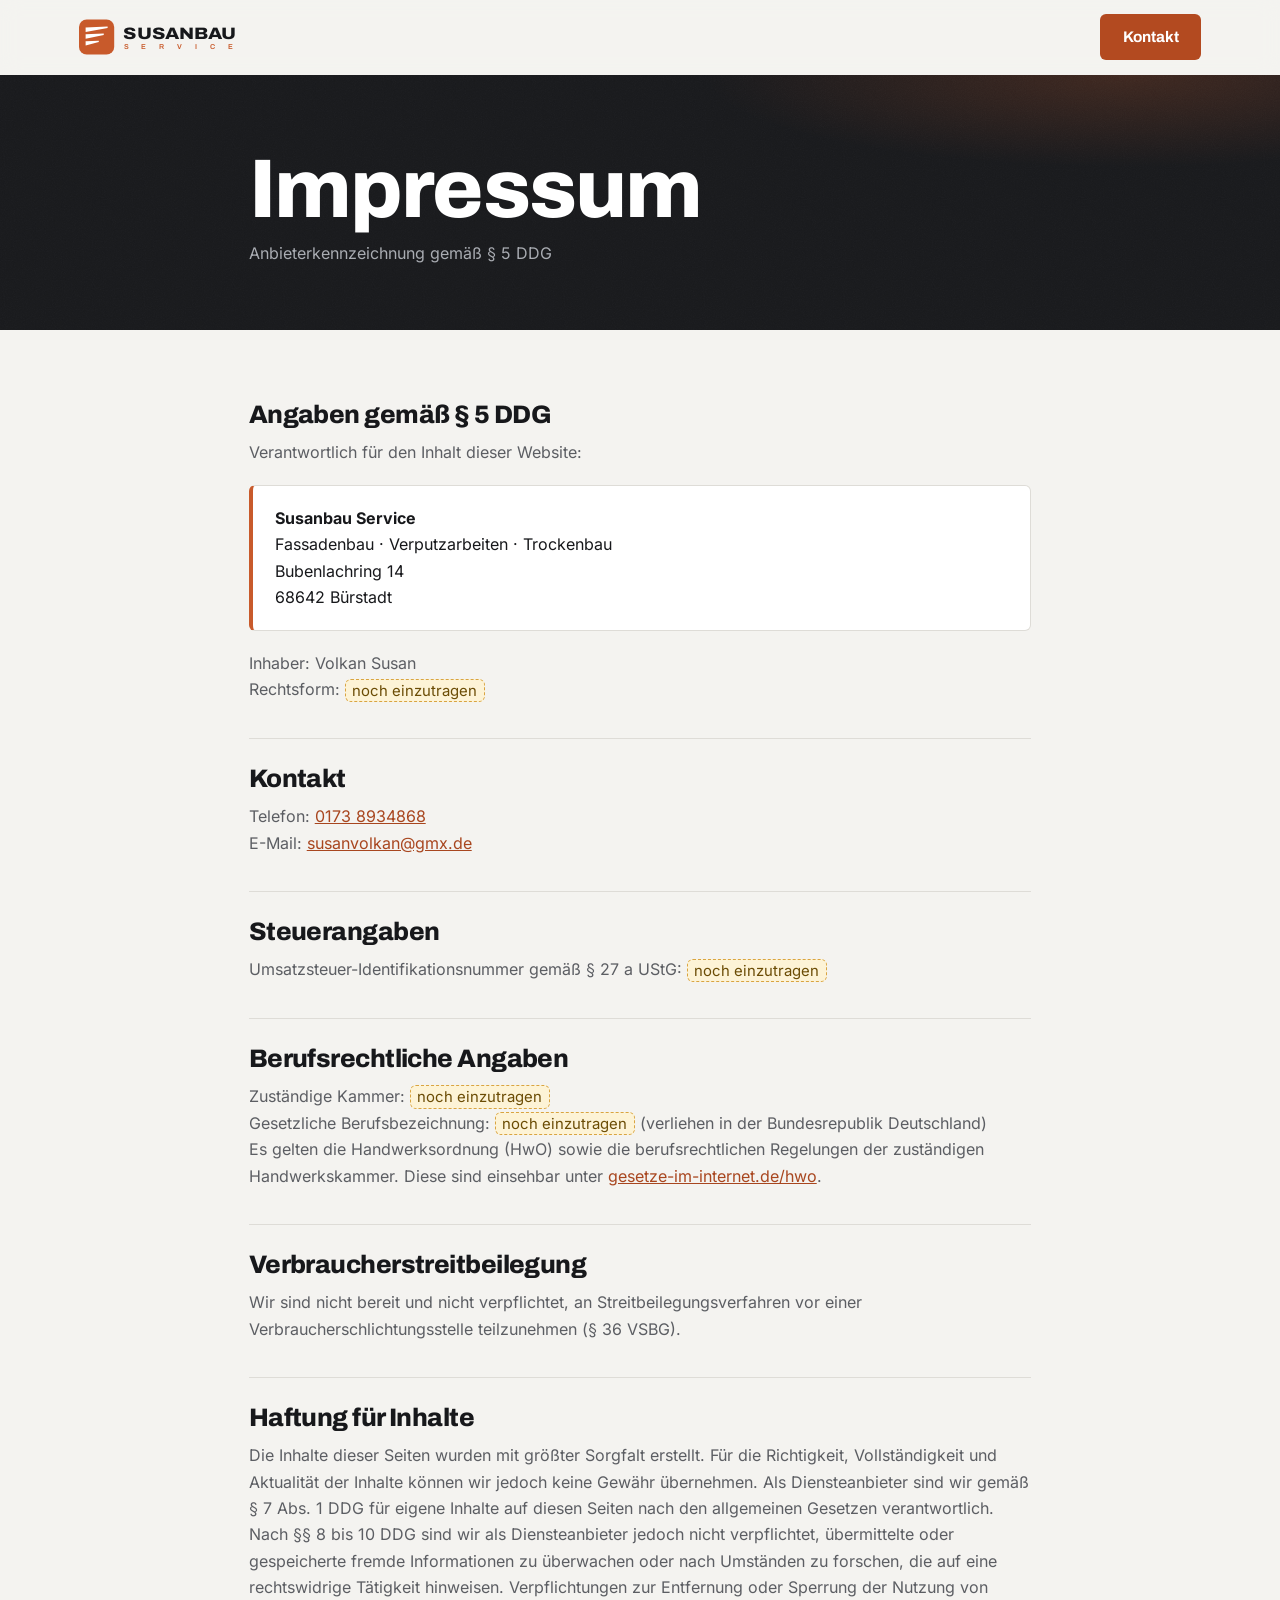
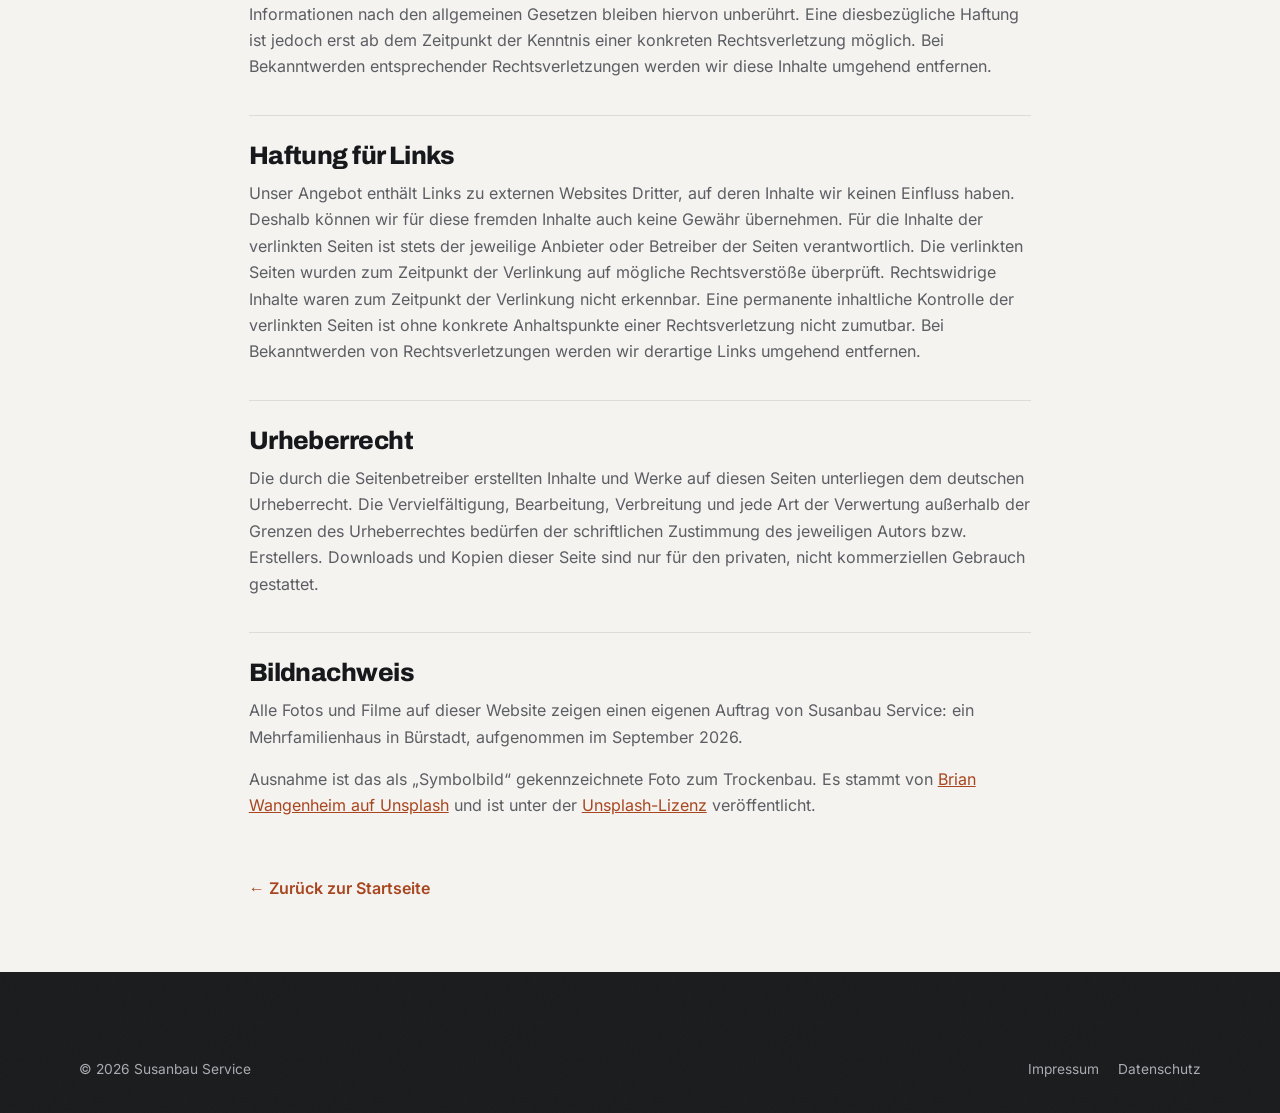
<file: impressum.html>
<!DOCTYPE html>
<html lang="de">
<head>
<meta charset="utf-8" />
<meta name="viewport" content="width=device-width, initial-scale=1" />
<title>Impressum | Susanbau Service Bürstadt</title>
<meta name="description" content="Impressum und Anbieterkennzeichnung von Susanbau Service, Fassadenbau, Verputzarbeiten und Trockenbau in Bürstadt." />
<!-- TODO Bilal: Beim echten Launch auf "index, follow" zurückstellen. Siehe Begründung in index.html. -->
<meta name="robots" content="noindex, nofollow" />
<link rel="canonical" href="https://bilal-altu.github.io/susanbau-service/impressum.html" />
<meta name="theme-color" content="#0d0e10" />
<link rel="icon" href="favicon.svg" type="image/svg+xml" />
<link rel="preload" href="assets/fonts/archivo-latin.woff2" as="font" type="font/woff2" crossorigin />
<link rel="preload" href="assets/fonts/inter-latin.woff2" as="font" type="font/woff2" crossorigin />
<link rel="stylesheet" href="assets/css/style.css?v=2026-09-14-6" />
</head>
<body>

<a class="skip-link" href="#inhalt">Zum Inhalt springen</a>

<header class="site-header">
  <div class="shell site-header__in">
    <a class="brand" href="index.html" aria-label="Susanbau Service – zur Startseite">
      <svg class="brand__mark" viewBox="0 0 300 80" role="img" aria-label="Susanbau Service">
        <rect x="0" y="8" width="64" height="64" rx="14" fill="#c85a2b"/>
        <g fill="#ffffff">
          <path d="M12 22.8 L52 20.8 L52 23.6 L12 30.8 Z"/>
          <path d="M12 35.2 L45 33.8 L45 36.4 L12 43.2 Z"/>
          <path d="M12 47.6 L36 46.6 L36 49 L12 55.6 Z"/>
        </g>
        <text x="80" y="43" fill="currentColor" font-family="Archivo, 'Arial Black', 'Segoe UI', sans-serif"
              font-size="30" font-weight="800" letter-spacing="-0.4"
              textLength="206" lengthAdjust="spacingAndGlyphs">SUSANBAU</text>
        <text x="81" y="62" class="brand__sub" fill="#c85a2b" font-family="Archivo, 'Segoe UI', Arial, sans-serif"
              font-size="13" font-weight="600" letter-spacing="5.4"
              textLength="204" lengthAdjust="spacing">SERVICE</text>
      </svg>
    </a>
    <a class="btn btn--clay" style="margin-left:auto" href="index.html#kontakt">Kontakt</a>
  </div>
</header>

<div class="page-head">
  <div class="shell shell--narrow">
    <h1>Impressum</h1>
    <p>Anbieterkennzeichnung gemäß § 5 DDG</p>
  </div>
</div>

<main class="legal" id="inhalt">
  <div class="shell shell--narrow">

    <!-- TODO Bilal: Vor dem Livegang unbedingt mit Herrn Susan durchgehen. Ein
         unvollständiges Impressum ist der häufigste Abmahngrund bei
         Handwerker-Websites. Offene Punkte sind unten gelb markiert. -->

    <h2>Angaben gemäß § 5 DDG</h2>
    <p>Verantwortlich für den Inhalt dieser Website:</p>
    <address>
      <strong>Susanbau Service</strong><br />
      Fassadenbau · Verputzarbeiten · Trockenbau<br />
      Bubenlachring 14<br />
      68642 Bürstadt
    </address>
    <p>
      Inhaber: Volkan Susan<br />
      Rechtsform: <span class="offen">noch einzutragen</span>
    </p>
    <p>
      <!-- TODO Bilal: Inhaber ist Volkan Susan (bestätigt 14.09.2026). Offen ist
           noch die Rechtsform (Einzelunternehmen, GbR, GmbH …). Bei einer GmbH
           kommen zusätzlich Registergericht und HRB-Nummer dazu. -->
    </p>

    <h2>Kontakt</h2>
    <p>
      Telefon: <a href="tel:+491738934868">0173 8934868</a><br />
      E-Mail: <a href="mailto:susanvolkan@gmx.de">susanvolkan@gmx.de</a>
    </p>

    <h2>Steuerangaben</h2>
    <p>
      Umsatzsteuer-Identifikationsnummer gemäß § 27 a UStG:
      <span class="offen">noch einzutragen</span>
      <!-- TODO Bilal: Falls keine USt-IdNr vorliegt (z. B. Kleinunternehmer nach
           § 19 UStG), diesen Abschnitt ersatzlos streichen — eine Steuernummer
           muss NICHT ins Impressum. -->
    </p>

    <h2>Berufsrechtliche Angaben</h2>
    <!-- TODO Bilal: Wichtig und bitte nicht überspringen. Stuckateurarbeiten
         (Putz, WDVS) stehen in Anlage A der Handwerksordnung und sind damit
         zulassungspflichtig — es braucht eine Eintragung in die Handwerksrolle.
         Reine Trockenbaumontage (Anlage B1) ist dagegen zulassungsfrei. Bitte
         die Handwerkskarte von Herrn Susan ansehen und danach entweder die
         Kammer eintragen oder diesen Abschnitt anpassen. Für Bürstadt ist in
         der Regel die Handwerkskammer Frankfurt-Rhein-Main zuständig. -->
    <p>
      Zuständige Kammer: <span class="offen">noch einzutragen</span><br />
      Gesetzliche Berufsbezeichnung: <span class="offen">noch einzutragen</span>
      (verliehen in der Bundesrepublik Deutschland)<br />
      Es gelten die Handwerksordnung (HwO) sowie die berufsrechtlichen Regelungen der
      zuständigen Handwerkskammer. Diese sind einsehbar unter
      <a href="https://www.gesetze-im-internet.de/hwo/" target="_blank" rel="noopener">gesetze-im-internet.de/hwo</a>.
    </p>

    <h2>Verbraucherstreitbeilegung</h2>
    <!-- Die frühere EU-Plattform zur Online-Streitbeilegung (OS) wurde zum
         20. Juli 2025 abgeschaltet. Ein Link darauf wäre heute ein toter Link
         und selbst wieder abmahnfähig — deshalb steht hier nur noch § 36 VSBG. -->
    <p>
      Wir sind nicht bereit und nicht verpflichtet, an Streitbeilegungsverfahren vor einer
      Verbraucherschlichtungsstelle teilzunehmen (§ 36 VSBG).
    </p>

    <h2>Haftung für Inhalte</h2>
    <p>
      Die Inhalte dieser Seiten wurden mit größter Sorgfalt erstellt. Für die Richtigkeit,
      Vollständigkeit und Aktualität der Inhalte können wir jedoch keine Gewähr übernehmen.
      Als Diensteanbieter sind wir gemäß § 7 Abs. 1 DDG für eigene Inhalte auf diesen Seiten
      nach den allgemeinen Gesetzen verantwortlich. Nach §§ 8 bis 10 DDG sind wir als
      Diensteanbieter jedoch nicht verpflichtet, übermittelte oder gespeicherte fremde
      Informationen zu überwachen oder nach Umständen zu forschen, die auf eine rechtswidrige
      Tätigkeit hinweisen. Verpflichtungen zur Entfernung oder Sperrung der Nutzung von
      Informationen nach den allgemeinen Gesetzen bleiben hiervon unberührt. Eine
      diesbezügliche Haftung ist jedoch erst ab dem Zeitpunkt der Kenntnis einer konkreten
      Rechtsverletzung möglich. Bei Bekanntwerden entsprechender Rechtsverletzungen werden
      wir diese Inhalte umgehend entfernen.
    </p>

    <h2>Haftung für Links</h2>
    <p>
      Unser Angebot enthält Links zu externen Websites Dritter, auf deren Inhalte wir keinen
      Einfluss haben. Deshalb können wir für diese fremden Inhalte auch keine Gewähr übernehmen.
      Für die Inhalte der verlinkten Seiten ist stets der jeweilige Anbieter oder Betreiber der
      Seiten verantwortlich. Die verlinkten Seiten wurden zum Zeitpunkt der Verlinkung auf
      mögliche Rechtsverstöße überprüft. Rechtswidrige Inhalte waren zum Zeitpunkt der
      Verlinkung nicht erkennbar. Eine permanente inhaltliche Kontrolle der verlinkten Seiten
      ist ohne konkrete Anhaltspunkte einer Rechtsverletzung nicht zumutbar. Bei Bekanntwerden
      von Rechtsverletzungen werden wir derartige Links umgehend entfernen.
    </p>

    <h2>Urheberrecht</h2>
    <p>
      Die durch die Seitenbetreiber erstellten Inhalte und Werke auf diesen Seiten unterliegen
      dem deutschen Urheberrecht. Die Vervielfältigung, Bearbeitung, Verbreitung und jede Art
      der Verwertung außerhalb der Grenzen des Urheberrechtes bedürfen der schriftlichen
      Zustimmung des jeweiligen Autors bzw. Erstellers. Downloads und Kopien dieser Seite sind
      nur für den privaten, nicht kommerziellen Gebrauch gestattet.
    </p>

    <h2>Bildnachweis</h2>
    <!-- TODO Bilal: Sobald Volkan einen Trockenbau-Raum fotografiert hat, das
         Symbolbild ersetzen, den zweiten Absatz streichen und auf der Startseite
         den Hinweis „Symbolbild" entfernen. Kommt ein weiterer Auftrag dazu,
         den ersten Satz entsprechend erweitern. -->
    <p>
      Alle Fotos und Filme auf dieser Website zeigen einen eigenen Auftrag von Susanbau Service:
      ein Mehrfamilienhaus in Bürstadt, aufgenommen im September 2026.
    </p>
    <p>
      Ausnahme ist das als „Symbolbild“ gekennzeichnete Foto zum Trockenbau. Es stammt von
      <a href="https://unsplash.com/de/fotos/ein-grosser-raum-mit-viel-weisser-farbe-an-den-wanden-2ZMe-E2NBZ0" target="_blank" rel="noopener">Brian Wangenheim auf Unsplash</a>
      und ist unter der
      <a href="https://unsplash.com/de/lizenz" target="_blank" rel="noopener">Unsplash-Lizenz</a>
      veröffentlicht.
    </p>

    <a class="back-link" href="index.html">&larr; Zurück zur Startseite</a>
  </div>
</main>

<footer class="footer">
  <div class="shell">
    <div class="footer__bottom">
      <span>&copy; <span id="jahr">2026</span> Susanbau Service</span>
      <nav aria-label="Rechtliches">
        <a href="impressum.html">Impressum</a>
        <a href="datenschutz.html">Datenschutz</a>
      </nav>
    </div>
  </div>
</footer>

<script src="assets/js/main.js?v=2026-09-14-6"></script>
</body>
</html>
</file>
<file: assets/css/style.css>
/* =========================================================
   Susanbau Service — Stylesheet
   Farbwelt „Putz & Schwarz": das Weiß der frisch verputzten
   Fassade als Grundfläche, Schwarz hinter den Bildern und in
   den dunklen Abschnitten, Terrakotta nur noch als Akzent.
   Die Fotos und Filme tragen die Seite — das Design hält sich
   bewusst zurück.
   ========================================================= */

/* ---------------------------------------------------------
   Schriften — bewusst LOKAL eingebunden (nicht über das
   Google-Fonts-CDN). So wird beim Seitenaufruf keine IP-
   Adresse der Besucher an Google übertragen (DSGVO, vgl.
   LG München I, 20.01.2022 – 3 O 17493/20).
   Archivo & Inter stehen unter der SIL Open Font License 1.1.
   --------------------------------------------------------- */
@font-face {
  font-family: "Archivo";
  font-style: normal;
  font-weight: 100 900;
  font-stretch: 100%;
  font-display: swap;
  src: url("../fonts/archivo-latin.woff2") format("woff2");
  unicode-range: U+0000-00FF, U+0131, U+0152-0153, U+02BB-02BC, U+02C6, U+02DA, U+02DC,
                 U+0304, U+0308, U+0329, U+2000-206F, U+20AC, U+2122, U+2191, U+2193,
                 U+2212, U+2215, U+FEFF, U+FFFD;
}
@font-face {
  font-family: "Inter";
  font-style: normal;
  font-weight: 100 900;
  font-display: swap;
  src: url("../fonts/inter-latin.woff2") format("woff2");
  unicode-range: U+0000-00FF, U+0131, U+0152-0153, U+02BB-02BC, U+02C6, U+02DA, U+02DC,
                 U+0304, U+0308, U+0329, U+2000-206F, U+20AC, U+2122, U+2191, U+2193,
                 U+2212, U+2215, U+FEFF, U+FFFD;
}

:root {
  /* Flächen.
     Die Werte sind von den Fotos abgenommen: --paper ist der Ton des
     frischen Putzes an der Fassade, --ink das Anthrazit der gestrichenen
     Dachuntersicht. Beides kühl — sonst beißt sich die Seite mit dem
     blauen Himmel und dem grauen Gerüst auf den Bildern. */
  --paper:   #f4f3f0;   /* Putzweiß, Grundfläche */
  --paper-2: #e8e7e3;   /* zweite Abschnittsfläche */
  --white:   #ffffff;
  --ink:     #17181b;   /* Text und dunkle Abschnitte */
  --ink-2:   #202226;
  --ink-3:   #2b2e33;
  --schwarz: #0d0e10;   /* hinter Video — dunkler als --ink, damit das
                           Bild und nicht die Fläche die Aufmerksamkeit hat */

  /* Akzent. Terrakotta trägt jetzt nur noch den Hauptbutton, ein Wort in
     der Überschrift und das Logo. Alles andere überlassen wir den Bildern.
     --clay ist die Markenfarbe; für weiße Schrift darauf ist sie eine Spur
     zu hell (4,2:1), dafür gibt es --clay-cta mit 5,4:1. */
  --clay:      #c85a2b;
  --clay-cta:  #b34a20;
  --clay-dark: #a8461f;   /* Hover + Textlinks auf hellem Grund (5,2:1) */
  --clay-soft: #f1e2da;   /* getönte Fläche, z. B. Icon-Kacheln */
  --clay-lite: #e8875c;   /* Akzentschrift auf Anthrazit (6,2:1) */

  --line:      #dedcd7;
  --line-2:    #cfccc6;
  --line-dark: rgba(255, 255, 255, .14);
  --muted:     #5c5e63;   /* auf --paper 5,8:1 */
  --muted-dark:#a9acb2;   /* auf --ink 7,8:1 */

  --wa:      #1f9d55;
  --wa-cta:  #157f43;     /* dunkler, damit weiße Schrift 5,1:1 erreicht */

  --font-head: "Archivo", "Segoe UI", Arial, sans-serif;
  --font-body: "Inter", "Segoe UI", Arial, sans-serif;

  /* Größer und enger als vorher. Die Seite lebt von wenigen großen
     Aussagen über ganzflächigen Bildern, nicht von viel Text. */
  --h1:   clamp(2.6rem, 1.1rem + 5.2vw, 5.2rem);
  --h2:   clamp(1.9rem, 1.2rem + 2.4vw, 3.1rem);
  --h3:   clamp(1.12rem, 1rem + .45vw, 1.35rem);
  --lead: clamp(1.05rem, .95rem + .4vw, 1.25rem);

  --shell: 1200px;
  --pad-x: clamp(1.1rem, .5rem + 2.4vw, 2.75rem);
  --sec-y: clamp(3.5rem, 2rem + 5.5vw, 6.5rem);
  --r:     10px;
  --r-sm:  6px;

  --shadow-s: 0 1px 2px rgba(13, 14, 16, .05), 0 4px 14px rgba(13, 14, 16, .05);
  --shadow-m: 0 2px 6px rgba(13, 14, 16, .06), 0 18px 40px rgba(13, 14, 16, .10);
  --shadow-l: 0 30px 70px rgba(13, 14, 16, .18);

  /* Die Putzkörnung im Hintergrund ist weg. Sie war der Ersatz für echte
     Struktur, solange es keine Fotos gab — jetzt liefert die Wand selbst
     die Struktur, und zwei Körnungen übereinander sehen schmutzig aus. */
  --grain: none;

  /* Auf den schwarzen Flächen bleibt ein Hauch Rauschen, aber nicht als
     Deko: Große dunkle Verläufe über dem Video zeigen sonst sichtbare
     Streifen, weil 8 Bit pro Kanal dafür zu grob sind. Das Rauschen bricht
     sie auf. feColorMatrix nimmt ihm die Farbe, sonst schimmert es bunt. */
  --grain-dark: url("data:image/svg+xml,%3Csvg xmlns='http://www.w3.org/2000/svg' width='140' height='140'%3E%3Cfilter id='n'%3E%3CfeTurbulence type='fractalNoise' baseFrequency='0.9' numOctaves='4' stitchTiles='stitch'/%3E%3CfeColorMatrix type='saturate' values='0'/%3E%3C/filter%3E%3Crect width='140' height='140' filter='url(%23n)' opacity='0.045'/%3E%3C/svg%3E");
}

*, *::before, *::after { box-sizing: border-box; }

html {
  scroll-behavior: smooth;
  scroll-padding-top: 96px;
  -webkit-text-size-adjust: 100%;
}

body {
  margin: 0;
  background-color: var(--paper);
  background-image: var(--grain);
  color: var(--ink);
  font-family: var(--font-body);
  font-size: 1rem;
  line-height: 1.65;
  -webkit-font-smoothing: antialiased;
  -moz-osx-font-smoothing: grayscale;
  overflow-x: hidden;
}

img { display: block; max-width: 100%; height: auto; }
a   { color: inherit; }

h1, h2, h3, h4 {
  font-family: var(--font-head);
  font-weight: 800;
  line-height: 1.08;
  letter-spacing: -.022em;
  margin: 0 0 .55em;
  text-wrap: balance;
}
h1 { font-size: var(--h1); }
h2 { font-size: var(--h2); }
h3 { font-size: var(--h3); font-weight: 700; letter-spacing: -.01em; line-height: 1.28; }
p  { margin: 0 0 1em; }
p:last-child { margin-bottom: 0; }

::selection { background: var(--clay); color: #fff; }

:focus-visible {
  outline: 3px solid var(--clay);
  outline-offset: 3px;
  border-radius: 4px;
}

.skip-link {
  position: absolute;
  left: -9999px;
  top: 0;
  z-index: 999;
  background: var(--ink);
  color: #fff;
  padding: .8rem 1.2rem;
  font-weight: 600;
}
.skip-link:focus { left: 0; }

/* Nur für Vorleseprogramme, am Bildschirm unsichtbar. */
.sr-only {
  position: absolute;
  width: 1px;
  height: 1px;
  margin: -1px;
  padding: 0;
  overflow: hidden;
  clip: rect(0 0 0 0);
  white-space: nowrap;
  border: 0;
}

.shell {
  width: 100%;
  max-width: var(--shell);
  margin-inline: auto;
  padding-inline: var(--pad-x);
}
.shell--narrow { max-width: 860px; }

.ico { width: 1.25em; height: 1.25em; fill: currentColor; flex: none; }

/* ---------------------------------------------------------
   Buttons — kantig gerundet, nie Pillenform
   --------------------------------------------------------- */
.btn {
  display: inline-flex;
  align-items: center;
  justify-content: center;
  gap: .55rem;
  padding: .78rem 1.35rem;
  border: 1px solid transparent;
  border-radius: var(--r-sm);
  font-family: var(--font-head);
  font-weight: 700;
  font-size: .96rem;
  line-height: 1.2;
  text-decoration: none;
  cursor: pointer;
  transition: background-color .16s ease, color .16s ease, border-color .16s ease, transform .16s ease;
}
.btn:hover { transform: translateY(-1px); }
.btn:active { transform: none; }

.btn--clay { background: var(--clay-cta); color: #fff; }
.btn--clay:hover { background: var(--clay-dark); }

.btn--ink { background: var(--ink); color: #fff; }
.btn--ink:hover { background: var(--ink-2); }

.btn--ghost { background: transparent; color: var(--ink); border-color: var(--line-2); }
.btn--ghost:hover { background: var(--white); border-color: var(--ink); }

.btn--wa { background: var(--wa-cta); color: #fff; }
.btn--wa:hover { background: #106635; }

.btn--light { background: var(--white); color: var(--ink); }
.btn--light:hover { background: var(--paper-2); }

.btn--outline-light { background: transparent; color: #fff; border-color: var(--line-dark); }
.btn--outline-light:hover { background: rgba(255, 255, 255, .08); border-color: rgba(255, 255, 255, .4); }

.btn--lg { padding: 1rem 1.7rem; font-size: 1.02rem; }
.btn--block { width: 100%; }

/* ---------------------------------------------------------
   Kopfbereich
   --------------------------------------------------------- */
.site-header {
  position: sticky;
  top: 0;
  z-index: 60;
  border-bottom: 1px solid transparent;
  transition: border-color .2s ease, box-shadow .2s ease;
}
/* Hintergrund und Unschärfe liegen auf einer eigenen Ebene statt auf der
   Kopfleiste selbst: backdrop-filter macht ein Element zum Bezugsrahmen für
   position: fixed. Das Handy-Menü hing sonst an der Kopfleiste statt am
   Bildschirm, deckte Logo und Schließen-X zu und ließ sich nicht mehr
   schließen (Bilal, 14.09.2026). */
.site-header::before {
  content: "";
  position: absolute;
  inset: 0;
  z-index: -1;
  background: rgba(244, 243, 240, .92);
  backdrop-filter: saturate(1.4) blur(10px);
}
.site-header.is-stuck {
  border-bottom-color: var(--line);
  box-shadow: var(--shadow-s);
}
.site-header__in {
  display: flex;
  align-items: center;
  gap: 1rem;
  min-height: 74px;
}

.brand { display: inline-flex; align-items: center; text-decoration: none; }
.brand__mark { height: 44px; width: auto; display: block; }

.nav {
  margin-left: auto;
  display: flex;
  align-items: center;
  gap: clamp(.5rem, 1.4vw, 1.4rem);
}
.nav a {
  position: relative;
  text-decoration: none;
  font-weight: 600;
  font-size: .95rem;
  padding: .4rem .1rem;
  color: var(--ink);
}
.nav a:not(.nav__cta)::after {
  content: "";
  position: absolute;
  left: 0;
  right: 0;
  bottom: .05rem;
  height: 2px;
  background: var(--clay);
  transform: scaleX(0);
  transform-origin: left;
  transition: transform .18s ease;
}
.nav a:not(.nav__cta):hover::after,
.nav a.is-active::after { transform: scaleX(1); }
.nav a.is-active { color: var(--clay-dark); }
/* Bewusst .nav a.nav__cta und nicht nur .nav__cta: .nav a (Element + Klasse)
   wiegt schwerer als .btn und gab dem Knopf sonst Innenabstand, Gewicht und
   Größe der Textlinks — links und rechts 1,6 px, die Schrift stieß an den
   Rand. Feste Höhe mit line-height 1, damit er auf ganzen Pixeln sitzt.
   Die Farbe steht aus demselben Grund hier: In der hellen Kopfleiste nach
   dem Scrollen bekam er sonst die dunkle Linkfarbe, schwarz auf Terrakotta. */
.nav a.nav__cta {
  color: #fff;
  margin-left: .5rem;
  min-height: 42px;
  padding: 0 1.15rem;
  font-weight: 700;
  font-size: .92rem;
  line-height: 1;
}

.burger {
  display: none;
  margin-left: auto;
  width: 46px;
  height: 46px;
  background: transparent;
  border: 1px solid var(--line-2);
  border-radius: var(--r-sm);
  cursor: pointer;
  padding: 0;
}
.burger span {
  display: block;
  width: 22px;
  height: 2px;
  margin: 4px auto;
  background: var(--ink);
  transition: transform .2s ease, opacity .2s ease;
}
.burger[aria-expanded="true"] span:nth-child(1) { transform: translateY(6px) rotate(45deg); }
.burger[aria-expanded="true"] span:nth-child(2) { opacity: 0; }
.burger[aria-expanded="true"] span:nth-child(3) { transform: translateY(-6px) rotate(-45deg); }

@media (max-width: 940px) {
  .burger { display: block; }
  .nav {
    position: fixed;
    inset: 0 0 auto 0;
    margin: 0;
    flex-direction: column;
    align-items: stretch;
    gap: 0;
    background: var(--paper);
    /* Beginnt unter der Kopfleiste; main.js misst beim Öffnen, wo sie endet. */
    padding: calc(var(--kopf-unten, 4.7rem) + .8rem) var(--pad-x) 2rem;
    height: 100dvh;
    overflow-y: auto;
    transform: translateY(-101%);
    /* visibility wird BEWUSST nicht mitanimiert. Hinge der geschlossene
       Zustand allein am Transform, würde das Menü die ganze Seite bedecken,
       sobald die Transition nicht durchläuft (gedrosselter Hintergrund-Tab,
       unterbrochenes Rendern). Außerdem nimmt visibility:hidden die Links
       aus der Tab-Reihenfolge — sonst tabbt man am Handy durch ein
       unsichtbares Menü. */
    visibility: hidden;
    transition: transform .25s ease;
    z-index: 55;
  }
  .nav.is-open { transform: none; visibility: visible; }
  /* Logo und Schließen-X liegen über dem Menü — sonst deckt das Menü sie zu
     und nichts lässt sich mehr antippen. */
  .brand,
  .burger { position: relative; z-index: 56; }
  .nav a {
    font-family: var(--font-head);
    font-size: 1.35rem;
    font-weight: 700;
    padding: .95rem 0;
    border-bottom: 1px solid var(--line);
  }
  .nav a::after { display: none; }
  /* Rahmen ringsum durchsichtig statt unten weg — sonst ist der Knopf oben
     einen Pixel dicker als unten und die Schrift sitzt schief. */
  .nav a.nav__cta {
    margin: 1.4rem 0 0;
    min-height: 58px;
    padding: 0 1.35rem;
    font-size: 1.35rem;
    border-bottom: 1px solid transparent;
    justify-content: center;
  }
  body.nav-open { overflow: hidden; }
}

/* ---------------------------------------------------------
   Hero — randloses Video

   Das Video liegt ganzflächig hinter dem Text. Damit es bis unter die
   Kopfleiste durchläuft, zieht sich der Hero um deren Höhe nach oben und
   schiebt seinen Inhalt um denselben Betrag wieder herunter. --kopf-h
   misst main.js nach dem Laden; der Wert hier ist nur die Schätzung für
   den Fall, dass kein JavaScript läuft — dann sitzt der Text ein paar
   Pixel anders, mehr passiert nicht.

   Die Klasse .hat-hero steht nur auf der Startseite am <body>. Impressum
   und Datenschutz haben kein Video und behalten ihre helle Kopfleiste.
   --------------------------------------------------------- */
.hero {
  position: relative;
  isolation: isolate;
  display: flex;
  align-items: flex-end;
  min-height: 100vh;
  /* svh statt vh: Auf dem iPhone wächst und schrumpft vh, sobald die
     Adressleiste ein- oder ausfährt. Der Hero würde bei jedem Scrollen
     um 60 Pixel springen. */
  min-height: 100svh;
  margin-top: calc(-1 * var(--kopf-h, 75px));
  padding-top: calc(var(--kopf-h, 75px) + 2rem);
  padding-bottom: clamp(2.5rem, 1rem + 5vw, 5.5rem);
  background: var(--schwarz);
  color: #fff;
  overflow: hidden;
}

.hero__buehne {
  position: absolute;
  inset: 0;
  z-index: -2;
  background: var(--schwarz);
}
.hero__standbild,
.hero__video {
  position: absolute;
  inset: 0;
  width: 100%;
  height: 100%;
  object-fit: cover;
}
/* Das Video liegt über dem Standbild und wird eingeblendet, sobald es
   wirklich läuft. Sein erstes Bild ist dasselbe Bild, deshalb sieht man
   keinen Wechsel — nur, dass sich plötzlich etwas bewegt. Lädt es nie,
   bleibt das Standbild stehen und niemand merkt etwas. */
.hero__video { opacity: 0; transition: opacity .9s ease; }
.hero__video.is-da { opacity: 1; }

/* Zwei Verläufe übereinander machen die Schrift lesbar, ohne das Bild
   zuzudecken:

   - von unten nach oben, damit Überschrift und Knöpfe stehen, und oben
     noch einmal etwas, sonst verschwindet die Kopfleiste im hellen Himmel;
   - von links nach rechts, weil der Text links steht. Ohne diesen zweiten
     Verlauf müsste der erste viel kräftiger sein, und dann wäre auch die
     rechte Bildhälfte grau — genau die, die das Haus zeigt.

   Das Rauschen darüber verhindert die Streifen, die große dunkle Verläufe
   auf 8-Bit-Bildschirmen sonst zeigen. */
.hero::before {
  content: "";
  position: absolute;
  inset: 0;
  z-index: -1;
  pointer-events: none;
  background-image:
    var(--grain-dark),
    linear-gradient(to right,
      rgba(13, 14, 16, .62) 0%,
      rgba(13, 14, 16, .34) 34%,
      rgba(13, 14, 16, 0) 64%),
    linear-gradient(to top,
      rgba(13, 14, 16, .92) 0%,
      rgba(13, 14, 16, .70) 24%,
      rgba(13, 14, 16, .34) 52%,
      rgba(13, 14, 16, .16) 74%,
      rgba(13, 14, 16, .50) 100%);
}

.hero__in { position: relative; width: 100%; }
.hero__text { max-width: 42rem; }
.hero h1 { color: #fff; margin-bottom: .38em; }
.hero h1 .hl { color: var(--clay-lite); }
.hero .lead {
  color: rgba(255, 255, 255, .85);
  font-size: var(--lead);
  max-width: 34em;
}
.hero .eyebrow { color: #fff; }
/* Über der Überschrift steht nur der Ort mit Pin. Die drei Gewerke standen
   dort doppelt zur Überschrift (Bilal, 14.09.2026). Der Pin hat dasselbe
   Orange wie „Putz" und die Symbole im Kontaktbereich. */
.hero__ort { display: inline-flex; align-items: center; gap: .4em; }
.hero__ort .ico { width: 1.35em; height: 1.35em; margin-left: -.1em; color: var(--clay-lite); }

.eyebrow {
  font-family: var(--font-head);
  font-size: .8rem;
  font-weight: 700;
  letter-spacing: .16em;
  text-transform: uppercase;
  color: var(--clay-dark);
  margin: 0 0 .9rem;
}

.cta-row { display: flex; flex-wrap: wrap; gap: .7rem; margin: 1.7rem 0 0; }

/* Schmaler Streifen direkt unter dem Video. */
.versprechen {
  padding-block: clamp(1.8rem, 1.2rem + 1.8vw, 2.8rem);
  border-bottom: 1px solid var(--line);
}
.trust {
  list-style: none;
  margin: 0;
  padding: 0;
  display: grid;
  grid-template-columns: repeat(3, 1fr);
  gap: clamp(1.1rem, 2.5vw, 2.4rem);
}
.trust li { display: flex; flex-direction: column; gap: .1rem; }
.trust strong { font-family: var(--font-head); font-size: 1.02rem; letter-spacing: -.01em; }
.trust span { color: var(--muted); font-size: .88rem; line-height: 1.45; }

/* Kopfleiste über dem Video: durchsichtig, bis gescrollt wird. Nur solange
   das Handy-Menü zu ist (:not(.nav-open)) — das Menü hat einen hellen Grund,
   mit diesen Regeln standen Menüpunkte, Logo und Schließen-X sonst weiß auf
   hell. Die oberste Zeile mit Ort und Telefon gibt es seit 14.09.2026 nicht
   mehr (sie stand nur auf der Startseite). */
.hat-hero:not(.nav-open) .site-header:not(.is-stuck) { color: #fff; }
.hat-hero:not(.nav-open) .site-header:not(.is-stuck)::before {
  background: transparent;
  backdrop-filter: none;
}
.hat-hero:not(.nav-open) .site-header:not(.is-stuck) .nav > a { color: #fff; }
/* Das gesperrte SERVICE unter der Wortmarke steht sonst in Terrakotta auf
   grauem Putz — bei der Größe nicht mehr lesbar. Über dem Video deshalb der
   hellere Ton, auf der weißen Leiste bleibt es beim Markenfarbton. */
.hat-hero:not(.nav-open) .site-header:not(.is-stuck) .brand__sub { fill: var(--clay-lite); }
.hat-hero:not(.nav-open) .site-header:not(.is-stuck) .burger span { background: #fff; }
.hat-hero:not(.nav-open) .site-header:not(.is-stuck) .burger { border-color: rgba(255, 255, 255, .35); }

/* Hinweis zum Weiterscrollen. Nur am großen Bildschirm — am Handy sitzt
   unten schon die Anrufleiste, und zwei Dinge am selben Rand sind einer
   zu viel. */
.hero__cue {
  position: absolute;
  right: var(--pad-x);
  bottom: clamp(1.2rem, 2vw, 2rem);
  display: none;
  flex-direction: column;
  align-items: center;
  gap: .7rem;
  font-size: .76rem;
  letter-spacing: .18em;
  text-transform: uppercase;
  color: rgba(255, 255, 255, .62);
}
.hero__cue::after {
  content: "";
  width: 1px;
  height: 44px;
  background: linear-gradient(rgba(255, 255, 255, .55), transparent);
  animation: cue 2.4s ease-in-out infinite;
  transform-origin: top;
}
@keyframes cue {
  0%, 100% { transform: scaleY(.4); opacity: .4; }
  50%      { transform: scaleY(1);  opacity: 1; }
}
@media (min-width: 900px) { .hero__cue { display: flex; } }

@media (max-width: 760px) {
  /* Die feste Anrufleiste deckt unten rund 62 Pixel ab. Ohne diesen
     Zuschlag läge der Anfrage-Knopf darunter. */
  .hero { padding-bottom: 5.5rem; }

  /* Am Handy nur Kategoriezeile, Überschrift und der Telefon-Knopf. Mit
     Absatz und zweitem Knopf deckte der Text fast das ganze Video zu — frei
     blieben rund 100 Pixel (Bilal, 13.09.2026). „Anfragen" steht ohnehin in
     der Anrufleiste, der Absatz sinngemäß in den Leistungen darunter. */
  .hero .lead,
  .hero .cta-row .btn--outline-light { display: none; }
  .hero .cta-row { margin-top: 1.2rem; }
}
@media (max-width: 560px) {
  .trust { grid-template-columns: 1fr; gap: .75rem; }
  .cta-row .btn { width: 100%; }
}

/* ---------------------------------------------------------
   Bildrahmen + Platzhalter
   Solange in assets/img/ noch kein Foto liegt, entfernt das
   Skript im <head> das kaputte Bild und der Kasten zeigt
   stattdessen den Text aus data-label.
   --------------------------------------------------------- */
.media {
  position: relative;
  margin: 0;
  overflow: hidden;
  border-radius: var(--r);
  background: var(--paper-2);
  border: 1px solid var(--line);
  aspect-ratio: 4 / 3;
}
/* <picture> bekommt display:contents, damit der Rahmen direkt auf das Bild
   wirkt. Ohne das läge zwischen beiden noch ein Inline-Element, das unten
   eine Lücke von ein paar Pixeln erzeugt. */
.media picture,
.card__bild picture { display: contents; }
.media img { width: 100%; height: 100%; object-fit: cover; }
.media--tall { aspect-ratio: 3 / 4; }
.media--wide { aspect-ratio: 3 / 2; }

.media.is-empty::before {
  content: attr(data-label);
  position: absolute;
  inset: 0;
  display: flex;
  align-items: center;
  justify-content: center;
  text-align: center;
  padding: 1.5rem;
  color: var(--muted);
  font-size: .9rem;
  line-height: 1.5;
}
.media.is-empty::after {
  content: "";
  position: absolute;
  inset: .6rem;
  border: 1px dashed var(--line-2);
  border-radius: var(--r-sm);
  pointer-events: none;
}

/* ---------------------------------------------------------
   Abschnitte
   --------------------------------------------------------- */
.section { padding-block: var(--sec-y); }
.section--paper2 { background-color: var(--paper-2); background-image: var(--grain); }
.section--ink {
  /* Dasselbe Schwarz wie hinter dem Video. Die dunklen Abschnitte lesen
     sich dadurch als Fortsetzung des Hero und nicht als eigene Farbe. */
  background-color: var(--schwarz);
  background-image: var(--grain-dark);
  color: #fff;
}
.section--ink .eyebrow { color: var(--clay-lite); }
.section--ink .sec-head__lead { color: var(--muted-dark); }

.sec-head { max-width: 46rem; margin-bottom: clamp(2rem, 1rem + 2.5vw, 3.25rem); }
.sec-head h2 { margin-bottom: .4em; }
.sec-head__lead { color: var(--muted); font-size: var(--lead); }
.sec-head--center { margin-inline: auto; text-align: center; }

/* ---------------------------------------------------------
   Leistungen
   --------------------------------------------------------- */
.cards {
  display: grid;
  grid-template-columns: repeat(3, 1fr);
  gap: clamp(1rem, 2vw, 1.6rem);
}
.card {
  display: flex;
  flex-direction: column;
  background: var(--white);
  border: 1px solid var(--line);
  border-radius: var(--r);
  /* Das Bild sitzt bündig in der Karte und soll ihre Rundung mitnehmen. */
  overflow: hidden;
  box-shadow: var(--shadow-s);
  transition: transform .18s ease, box-shadow .18s ease, border-color .18s ease;
}
.card:hover {
  transform: translateY(-3px);
  box-shadow: var(--shadow-m);
  border-color: var(--line-2);
}

/* Die Symbole von früher sind weg. Sie waren der Ersatz dafür, dass es
   nichts zu zeigen gab — neben einem echten Foto wären sie nur Beiwerk. */
.card__bild {
  position: relative;
  aspect-ratio: 3 / 4;
  overflow: hidden;
  background: var(--paper-2);
}
.card__bild img {
  width: 100%;
  height: 100%;
  object-fit: cover;
  transition: transform .7s cubic-bezier(.2, .7, .3, 1);
}
.card:hover .card__bild img { transform: scale(1.045); }

/* Kennzeichnung eines fremden Fotos. Ein Symbolbild darf nicht wie eine
   eigene Arbeit wirken (§ 5 UWG) — klein genug, dass es nicht stört. */
.card__hinweis {
  position: absolute;
  left: .7rem;
  bottom: .7rem;
  padding: .22rem .5rem;
  border-radius: 4px;
  background: rgba(13, 14, 16, .62);
  color: #fff;
  font-size: .72rem;
  font-weight: 600;
  letter-spacing: .02em;
  pointer-events: none;
}

.card__in {
  display: flex;
  flex-direction: column;
  flex: 1;
  padding: clamp(1.3rem, 1rem + 1vw, 1.9rem);
}
.card h3 { margin-bottom: .5em; }
.card__in > p { color: var(--muted); font-size: .95rem; }

.ticks { list-style: none; margin: 1.1rem 0 0; padding: 0; display: grid; gap: .5rem; }
.ticks li {
  position: relative;
  padding-left: 1.6rem;
  font-size: .93rem;
  line-height: 1.5;
}
.ticks li::before {
  content: "";
  position: absolute;
  left: 0;
  top: .5em;
  width: 9px;
  height: 9px;
  border-radius: 2px;
  background: var(--clay);
}

@media (max-width: 940px) { .cards { grid-template-columns: 1fr 1fr; } }
@media (max-width: 640px) {
  .cards { grid-template-columns: 1fr; }
  /* Untereinander wäre ein Hochformat rund 500 Pixel hoch. Man müsste dann
     an drei bildschirmfüllenden Fotos vorbeiwischen, um die drei Leistungen
     zu lesen. Quer bleibt jede Karte mit einem Blick erfassbar. */
  .card__bild { aspect-ratio: 16 / 10; }
}

/* ---------------------------------------------------------
   Leistungen als Karussell

   Nachbau der React-Vorlage „feature-carousel" (shadcn/21st.dev) ohne
   React — die Seite hat keinen Build-Schritt und bekommt auch keinen.
   main.js setzt .is-an und schreibt an jede Karte data-pos: 0 ist die
   Mitte, -1 und 1 sind die Nachbarn. Ohne JavaScript fehlt .is-an, und die
   drei Karten stehen nebeneinander wie oben.

   Karte: oben drei Fünftel Foto, unten zwei Fünftel Text mit den sechs
   Stichpunkten in zwei Spalten. Am Handy reicht die Breite dafür nicht —
   dort einspaltig, und der Textteil darf höher werden.
   --------------------------------------------------------- */
.section--karussell {
  /* Die Nachbarkarten ragen seitlich über den Rand hinaus. */
  overflow-x: hidden;
  overflow-x: clip;
}
/* 580 breit, nachgemessen: Bei 560 brachen die langen Stichpunkte
   zweizeilig um. Noch breiter schöbe die Nebenfotos unter die Pfeile.
   Das Foto ist drei Fünftel von 640 hoch (384 px); der Textteil wächst mit
   seinem Inhalt, beim Fassadenbau auf höchstens 245 px. */
.karussell {
  --karte-b: 580px;
  --karte-h: 640px;
  --bild-h: calc(var(--karte-h) * .6);
  position: relative;
}
.karussell__steuerung { display: none; }

.karussell.is-an .cards {
  grid-template-columns: 1fr;
  justify-items: center;
  /* Senkrecht scrollt der Browser, waagerechtes Wischen kommt bei main.js an. */
  touch-action: pan-y;
}
.karussell.is-an .card {
  --pos: 0;
  --groesse: 1;
  --deckkraft: 1;
  grid-area: 1 / 1;
  /* Jede Karte ist so hoch wie ihr Text und hängt oben. Bis 14.09.2026 waren
     alle gleich hoch, und unter kürzeren Texten blieb leeres Weiß stehen —
     am Handy 75 px beim Trockenbau. */
  align-self: start;
  width: min(var(--karte-b), 100%);
  z-index: 3;
  opacity: var(--deckkraft);
  box-shadow: var(--shadow-m);
  /* Verkleinert wird um die Fotomitte: So stehen die Nebenfotos mittig
     neben dem Hauptfoto statt versetzt darüber oder darunter. */
  transform-origin: 50% calc(var(--bild-h) / 2);
  transform: translateX(calc(var(--pos) * 45%)) scale(var(--groesse));
  transition: transform .5s ease, opacity .5s ease, background-color .3s ease, border-color .3s ease, box-shadow .5s ease;
}
/* Von den Nachbarn bleibt nur das unscharfe Foto. Bis 14.09.2026 war die
   ganze Karte unscharf und durchsichtig: Überschrift und Stichpunkte wurden
   zu grauen Schlieren in einem milchigen Kasten, am Handy genau am Bildrand.
   Bilal fand das Karussell „unclean". */
.karussell.is-an .card[data-pos="-1"],
.karussell.is-an .card[data-pos="1"] {
  --groesse: .85;
  --deckkraft: .6;
  z-index: 2;
  background-color: transparent;
  border-color: transparent;
  box-shadow: none;
  /* Anklickbar ist nur das Foto, nicht der unsichtbare Text darunter. */
  pointer-events: none;
}
.karussell.is-an .card[data-pos="-1"] .card__bild,
.karussell.is-an .card[data-pos="1"] .card__bild {
  border-radius: var(--r);
  pointer-events: auto;
  cursor: pointer;
}
/* Leicht vergrößert, sonst zieht die Unschärfe am Rand einen hellen Saum. */
.karussell.is-an .card[data-pos="-1"] .card__bild img,
.karussell.is-an .card[data-pos="1"] .card__bild img {
  filter: blur(3px);
  transform: scale(1.08);
}
/* Beim Weiterdrehen verschwindet der alte Text schnell, der neue kommt erst,
   wenn seine Karte fast in der Mitte ist. So liegen nie zwei Texte
   übereinander (an Zwischenbildern bei 80, 200 und 350 ms geprüft). */
.karussell.is-an .card[data-pos="-1"] .card__in,
.karussell.is-an .card[data-pos="1"] .card__in,
.karussell.is-an .card[data-pos="-1"] .card__hinweis,
.karussell.is-an .card[data-pos="1"] .card__hinweis {
  opacity: 0;
  transition: opacity .12s ease;
}
.karussell.is-an .card[data-pos="-1"] { --pos: -1; }
.karussell.is-an .card[data-pos="1"]  { --pos: 1; }
/* Erst ab vier Karten nötig: Alles weiter außen wird ausgeblendet. */
.karussell.is-an .card[data-pos="-2"],
.karussell.is-an .card[data-pos="2"] {
  --groesse: .7;
  --deckkraft: 0;
  z-index: 1;
  visibility: hidden;
}
.karussell.is-an .card[data-pos="-2"] { --pos: -2; }
.karussell.is-an .card[data-pos="2"]  { --pos: 2; }

.karussell.is-an .card__bild {
  aspect-ratio: auto;
  height: var(--bild-h);
  transition: border-radius .5s ease;
}
.karussell.is-an .card__bild img { transition: transform .7s cubic-bezier(.2, .7, .3, 1), filter .5s ease; }
.karussell.is-an .card__in,
.karussell.is-an .card__hinweis { transition: opacity .3s ease .2s; }
.karussell.is-an .card__in { padding: 1.2rem 1.6rem 1.3rem; }
.karussell.is-an .card h3 { margin-bottom: .25em; }
/* „pretty" hält das letzte Wort nicht allein in der Zeile („abgezogen."). */
.karussell.is-an .card__in > p { margin: 0; text-wrap: pretty; }
.karussell.is-an .ticks {
  grid-template-columns: 1fr 1fr;
  column-gap: 1.4rem;
  row-gap: .3rem;
  margin-top: .8rem;
}
.karussell.is-an .ticks li { font-size: .88rem; line-height: 1.4; text-wrap: pretty; }

.karussell.is-an .karussell__steuerung {
  display: flex;
  align-items: center;
  justify-content: center;
  gap: 1rem;
  margin-top: 1.3rem;
}
.karussell__pfeil {
  display: inline-grid;
  place-items: center;
  width: 48px;
  height: 48px;
  padding: 0;
  border: 1px solid var(--line-2);
  border-radius: 50%;
  background: rgba(255, 255, 255, .72);
  backdrop-filter: blur(6px);
  color: var(--ink);
  cursor: pointer;
  transition: background-color .16s ease, border-color .16s ease;
}
.karussell__pfeil:hover { background: var(--white); border-color: var(--ink); }
/* Die Pfeile sind lucide „chevron-left" und „chevron-right" (ISC-Lizenz),
   als Pfad eingebettet statt als Paket. */
.karussell__pfeil svg {
  width: 22px;
  height: 22px;
  fill: none;
  stroke: currentColor;
  stroke-width: 2;
  stroke-linecap: round;
  stroke-linejoin: round;
}
.karussell__stand {
  margin: 0;
  min-width: 3.5em;
  text-align: center;
  font-family: var(--font-head);
  font-weight: 700;
  font-size: .95rem;
  font-variant-numeric: tabular-nums;
  color: var(--muted);
}

/* Am großen Bildschirm sitzen die Pfeile wie in der Vorlage links und
   rechts, auf Höhe der Fotomitte; die Zählung braucht es dort nicht. */
@media (min-width: 941px) {
  .karussell.is-an .karussell__steuerung {
    position: absolute;
    /* Etwas nach außen, damit die Nebenfotos nicht unter die Pfeile ragen. */
    left: -1.5rem;
    right: -1.5rem;
    top: calc(var(--bild-h) / 2);
    transform: translateY(-50%);
    justify-content: space-between;
    margin: 0;
    pointer-events: none;
  }
  .karussell.is-an .karussell__pfeil { pointer-events: auto; }
  .karussell.is-an .karussell__stand { display: none; }
}

/* Bis 700 statt 640: Darunter ist die Karte schmaler als 580, und die
   Stichpunkte passen nicht mehr zweispaltig. */
@media (max-width: 700px) {
  /* 80 % breit: So ragen links und rechts die unscharfen Nebenfotos ins
     Bild wie am PC (Bilal, 13.09.2026). Vorher war die Karte voll breit und
     die Nachbarn ausgeblendet. */
  .karussell.is-an .card { width: min(var(--karte-b), 80cqw); }
  .karussell.is-an .card__in { padding: 1rem 1.15rem 1.1rem; }
  .karussell.is-an .card__in > p { font-size: .9rem; }
  .karussell.is-an .ticks { grid-template-columns: 1fr; row-gap: .15rem; margin-top: .6rem; }
  .karussell.is-an .ticks li { font-size: .86rem; }

  /* Foto 16:9 statt 4:3: Mit 4:3 war die Karte am iPhone höher als der
     sichtbare Bereich, Pfeile und Zählung lagen unter der Anrufleiste
     (Bilal, 13.09.2026). Die Höhe wird aus der Kartenbreite gerechnet
     (cqw = Breite des Karussells).

     Pfeile und Zählung liegen am Handy als kleine Leiste unten rechts im
     Bild statt unter der Karte — so passt die Karte samt Bedienung auf den
     Bildschirm. */
  .karussell {
    container-type: inline-size;
    --bild-h: calc(min(var(--karte-b), 80cqw) * 9 / 16);
  }
  .karussell.is-an .karussell__steuerung {
    position: absolute;
    z-index: 5;
    top: calc(var(--bild-h) - 44px - .6rem);
    right: calc((100cqw - min(var(--karte-b), 80cqw)) / 2 + .6rem);
    margin: 0;
    gap: 0;
    padding: 0 .15rem;
    border-radius: 999px;
    background: rgba(13, 14, 16, .55);
    backdrop-filter: blur(6px);
  }
  .karussell.is-an .karussell__pfeil {
    width: 44px;
    height: 44px;
    border: 0;
    background: transparent;
    backdrop-filter: none;
    color: #fff;
  }
  .karussell.is-an .karussell__pfeil:hover { background: rgba(255, 255, 255, .12); }
  .karussell.is-an .karussell__stand { min-width: 2.6em; font-size: .85rem; color: #fff; }
}

/* Die Einleitung der Leistungen steht unter dem Karussell statt im Kopf:
   gleiche Schrift wie die übrigen Einleitungen, aber mittig. */
.leistungen__schluss {
  max-width: 46rem;
  margin: clamp(2.6rem, 1.6rem + 3vw, 4.25rem) auto 0;
  text-align: center;
  /* Verteilt die Wörter gleichmäßig — sonst stand am Desktop „Sanierung."
     allein in der letzten Zeile. Ältere Browser brechen einfach normal um. */
  text-wrap: balance;
  color: var(--muted);
  font-size: var(--lead);
}

/* ---------------------------------------------------------
   Ablauf
   --------------------------------------------------------- */
.steps {
  display: grid;
  grid-template-columns: repeat(4, 1fr);
  gap: clamp(1rem, 2vw, 1.8rem);
  counter-reset: step;
}
.step { position: relative; padding-top: 2.6rem; }
.step::before {
  counter-increment: step;
  content: counter(step, decimal-leading-zero);
  position: absolute;
  top: 0;
  left: 0;
  font-family: var(--font-head);
  font-size: 1.05rem;
  font-weight: 800;
  color: var(--clay-lite);
  letter-spacing: .06em;
}
.step::after {
  content: "";
  position: absolute;
  top: 1.75rem;
  left: 0;
  right: 0;
  height: 1px;
  background: var(--line-dark);
}
.step h3 { color: #fff; margin-bottom: .45em; }
.step p { color: var(--muted-dark); font-size: .95rem; }

@media (max-width: 900px) { .steps { grid-template-columns: 1fr 1fr; } }
@media (max-width: 520px) { .steps { grid-template-columns: 1fr; } }

/* ---------------------------------------------------------
   Aktuelle Baustelle

   Es ist ein einziges Projekt, und genau so wird es gezeigt: ein Film
   über die volle Breite, darunter drei Aufnahmen davon. Sechs Kacheln
   so zu beschriften, als wären es sechs Aufträge, wäre gelogen.
   --------------------------------------------------------- */
/* Kleine Galerie der aktuellen Baustelle: vier quadratische Kacheln mit
   runden Ecken, am PC in einer Reihe, am Handy zwei mal zwei. Vorher standen
   hier ein großer Film und drei hohe Fotos — Bilal: „zu groß alles". */
.kacheln {
  display: grid;
  grid-template-columns: repeat(4, 1fr);
  gap: clamp(.6rem, 1.2vw, 1rem);
}
.kachel {
  position: relative;
  margin: 0;
  aspect-ratio: 1;
  overflow: hidden;
  border-radius: 18px;
  background: var(--schwarz);
}
.kachel picture { display: contents; }
.kachel img,
.kachel video {
  position: absolute;
  inset: 0;
  width: 100%;
  height: 100%;
  object-fit: cover;
  display: block;
}
.kachel video { opacity: 0; transition: opacity .9s ease; }
.kachel video.is-da { opacity: 1; }
@media (max-width: 640px) {
  .kacheln { grid-template-columns: 1fr 1fr; }
  .kachel { border-radius: 14px; }
}


/* Harte Fakten zum Projekt. Steht bewusst unter den Bildern und nicht
   darüber: Erst sieht man die Arbeit, dann liest man die Eckdaten. */
.fakten {
  margin: clamp(1.6rem, 1rem + 1.5vw, 2.4rem) 0 0;
  padding: 1.4rem 0 0;
  border-top: 1px solid var(--line-2);
  display: grid;
  grid-template-columns: repeat(4, 1fr);
  gap: 1.2rem;
}
.fakten > div { display: flex; flex-direction: column; gap: .15rem; }
.fakten dt {
  font-family: var(--font-head);
  font-size: .74rem;
  font-weight: 700;
  letter-spacing: .16em;
  text-transform: uppercase;
  color: var(--muted);
}
.fakten dd { margin: 0; font-weight: 600; font-size: .95rem; }

@media (max-width: 640px) { .fakten { grid-template-columns: 1fr 1fr; } }
.hint {
  margin-top: 1.6rem;
  padding: .9rem 1.1rem;
  border-left: 3px solid var(--clay);
  background: var(--white);
  border-radius: 0 var(--r-sm) var(--r-sm) 0;
  color: var(--muted);
  font-size: .92rem;
}
.section--paper2 .hint { background: rgba(255, 255, 255, .6); }

/* ---------------------------------------------------------
   Über uns
   --------------------------------------------------------- */
.about {
  display: grid;
  grid-template-columns: 1fr 1fr;
  gap: clamp(2rem, 4vw, 4rem);
  align-items: center;
}
.about p { color: var(--muted); }
.about p.about__lead { color: var(--ink); font-size: var(--lead); }

.towns { margin-top: 2rem; }
.towns h3 { font-size: 1rem; margin-bottom: .8em; }
.towns ul {
  list-style: none;
  margin: 0;
  padding: 0;
  display: flex;
  flex-wrap: wrap;
  gap: .45rem;
}
.towns li {
  background: var(--white);
  border: 1px solid var(--line);
  border-radius: 100px;
  padding: .3rem .8rem;
  font-size: .87rem;
  color: var(--muted);
}

@media (max-width: 860px) { .about { grid-template-columns: 1fr; } }

/* ---------------------------------------------------------
   Fragen
   --------------------------------------------------------- */
.faq { max-width: 52rem; }
.faq details {
  border-bottom: 1px solid var(--line);
  padding: .35rem 0;
}
.faq summary {
  list-style: none;
  cursor: pointer;
  display: flex;
  align-items: flex-start;
  gap: 1rem;
  padding: 1.05rem 0;
  font-family: var(--font-head);
  font-weight: 700;
  font-size: 1.05rem;
  line-height: 1.35;
}
.faq summary::-webkit-details-marker { display: none; }
.faq summary::after {
  content: "";
  flex: none;
  margin-left: auto;
  margin-top: .38em;
  width: 11px;
  height: 11px;
  border-right: 2px solid var(--clay);
  border-bottom: 2px solid var(--clay);
  transform: rotate(45deg);
  transition: transform .2s ease;
}
.faq details[open] summary::after { transform: rotate(-135deg); margin-top: .6em; }
.faq details p {
  color: var(--muted);
  font-size: .96rem;
  padding-bottom: 1.1rem;
  max-width: 46rem;
}

/* ---------------------------------------------------------
   Kontakt
   --------------------------------------------------------- */
.contact {
  display: grid;
  grid-template-columns: 1.15fr .85fr;
  gap: clamp(2rem, 4vw, 3.5rem);
  align-items: start;
}

.form { display: grid; gap: .9rem; }
.form__row { display: grid; grid-template-columns: 1fr 1fr; gap: .9rem; }
.form label {
  display: block;
  font-size: .87rem;
  font-weight: 600;
  margin-bottom: .35rem;
  color: var(--muted-dark);
}
.form input,
.form select,
.form textarea {
  width: 100%;
  font: inherit;
  /* Exakt 16px und keinen Deut kleiner: iOS Safari zoomt die ganze Seite
     hinein, sobald ein Eingabefeld mit kleinerer Schrift den Fokus bekommt.
     Der Besucher landet dann verschoben im Formular und muss erst wieder
     herauszoomen — auf dem Handy der schnellste Weg, eine Anfrage zu verlieren. */
  font-size: 16px;
  color: #fff;
  background: rgba(255, 255, 255, .06);
  border: 1px solid var(--line-dark);
  border-radius: var(--r-sm);
  padding: .72rem .85rem;
  transition: border-color .16s ease, background-color .16s ease;
}
.form textarea { min-height: 130px; resize: vertical; }
.form input::placeholder,
.form textarea::placeholder { color: rgba(255, 255, 255, .4); }
.form input:hover,
.form select:hover,
.form textarea:hover { border-color: rgba(255, 255, 255, .3); }
.form input:focus,
.form select:focus,
.form textarea:focus {
  outline: none;
  border-color: var(--clay-lite);
  background: rgba(255, 255, 255, .1);
}
.form .is-invalid { border-color: #ff8a75; background: rgba(255, 138, 117, .1); }

/* Das Auswahlfeld erbt auf Windows sonst weiße Systemfarben für die Liste. */
.form select option { color: var(--ink); background: #fff; }

/* Mit „.form" davor: Sonst gewinnt „.form label" (spezifischer) und macht
   die Einwilligung zum Block — der Text rutschte bis 14.09.2026 fett und
   ohne Abstand unter das Kästchen. */
.form .form__check {
  display: flex;
  align-items: flex-start;
  gap: .65rem;
  font-weight: 400;
  font-size: .88rem;
  color: var(--muted-dark);
  line-height: 1.5;
}
.form__check input {
  /* 18px war mit dem Daumen kaum zu treffen — und wer den Haken nicht
     setzt, kommt am Formular nicht vorbei. */
  width: 1.5rem;
  height: 1.5rem;
  margin: .05rem 0 0;
  flex: none;
  accent-color: var(--clay);
}
.form__check a { color: #fff; text-underline-offset: 3px; }

.form__actions { display: flex; flex-wrap: wrap; gap: .7rem; margin-top: .3rem; }
.form__note { font-size: .9rem; margin: 0; min-height: 1.4em; color: var(--muted-dark); }
.form__note.is-error { color: #ff9d8a; }
.form__note.is-ok { color: #7ee2a8; }

/* Spam-Falle: für Menschen unsichtbar, für einfache Bots verlockend. */
.hp { position: absolute; left: -9999px; width: 1px; height: 1px; overflow: hidden; }

.contact-card {
  background: rgba(255, 255, 255, .05);
  border: 1px solid var(--line-dark);
  border-radius: var(--r);
  padding: clamp(1.4rem, 1rem + 1vw, 2rem);
}
.contact-card h3 { color: #fff; }
.contact-list { list-style: none; margin: 0 0 1.5rem; padding: 0; display: grid; gap: 1.05rem; }
.contact-list li { display: flex; gap: .85rem; align-items: flex-start; }
.contact-list .ico { width: 20px; height: 20px; margin-top: .25rem; color: var(--clay-lite); }
.contact-list b {
  display: block;
  font-family: var(--font-head);
  font-size: .78rem;
  letter-spacing: .12em;
  text-transform: uppercase;
  color: var(--muted-dark);
  font-weight: 700;
  margin-bottom: .1rem;
}
.contact-list a {
  display: inline-flex;
  align-items: center;
  /* Telefon, WhatsApp und E-Mail sind die drei wichtigsten Ziele der
     ganzen Seite. Als 20px hohe Textzeile waren sie zu knapp zum Tippen. */
  min-height: 44px;
  color: #fff;
  text-decoration: none;
  font-weight: 600;
}
.contact-list a:hover { color: var(--clay-lite); }
.contact-card__note {
  font-size: .87rem;
  color: var(--muted-dark);
  border-top: 1px solid var(--line-dark);
  padding-top: 1.1rem;
  margin-top: 1.4rem;
}

@media (max-width: 900px) { .contact { grid-template-columns: 1fr; } }
@media (max-width: 520px) {
  .form__row { grid-template-columns: 1fr; }
  .form__actions .btn { width: 100%; }
}

/* ---------------------------------------------------------
   Fußzeile
   --------------------------------------------------------- */
.footer {
  background-color: #17191b;
  background-image: var(--grain-dark);
  color: var(--muted-dark);
  padding: clamp(2.5rem, 1.5rem + 3vw, 4rem) 0 2rem;
  font-size: .92rem;
}
.footer__grid {
  display: grid;
  grid-template-columns: 1.3fr 1fr 1fr;
  gap: clamp(1.6rem, 3vw, 3rem);
  padding-bottom: 2.2rem;
  border-bottom: 1px solid var(--line-dark);
}
.footer__mark { height: 52px; width: auto; margin-bottom: 1rem; }
.footer h4 {
  color: #fff;
  font-size: .8rem;
  letter-spacing: .14em;
  text-transform: uppercase;
  margin-bottom: 1rem;
}
.footer ul { list-style: none; margin: 0; padding: 0; display: grid; gap: .55rem; }
.footer a { text-decoration: none; }
.footer a:hover { color: #fff; }
.footer__bottom {
  display: flex;
  flex-wrap: wrap;
  gap: .5rem 1.4rem;
  align-items: center;
  padding-top: 1.5rem;
  font-size: .86rem;
}
.footer__bottom nav { display: flex; gap: 1.2rem; margin-left: auto; }

@media (max-width: 760px) {
  .footer__grid { grid-template-columns: 1fr; }
  .footer__bottom nav { margin-left: 0; }
  /* Am Handy bekommt jeder Fußzeilen-Link ein volles Tippziel. Das macht
     die Fußzeile länger — beim Scrollen stört das niemanden, danebentippen
     dagegen schon. */
  .footer ul { gap: 0; }
  .footer ul a,
  .footer__bottom nav a {
    display: inline-flex;
    align-items: center;
    min-height: 44px;
  }
}

/* ---------------------------------------------------------
   Feste Anruf-Leiste am Handy.
   Bei Handwerksbetrieben kommt der Großteil der Anfragen über
   genau diesen Knopf — deshalb liegt sie immer im Blick.
   --------------------------------------------------------- */
.callbar { display: none; }

@media (max-width: 760px) {
  .callbar {
    display: grid;
    grid-template-columns: repeat(3, 1fr);
    position: fixed;
    left: 0;
    right: 0;
    bottom: 0;
    z-index: 70;
    background: var(--ink);
    border-top: 1px solid var(--line-dark);
    padding-bottom: env(safe-area-inset-bottom);
  }
  .callbar a {
    display: flex;
    flex-direction: column;
    align-items: center;
    justify-content: center;
    gap: .18rem;
    padding: .62rem .3rem;
    color: #fff;
    text-decoration: none;
    font-size: .76rem;
    font-weight: 600;
    /* 48 px Mindesthöhe: kleiner lässt sich mit dem Daumen nicht sicher treffen. */
    min-height: 52px;
  }
  .callbar a + a { border-left: 1px solid var(--line-dark); }
  .callbar .ico { width: 20px; height: 20px; }
  .callbar__wa { color: #6ee7a4; }
  .callbar__cta { color: var(--clay-lite); }
  /* Platz schaffen, damit die Leiste die Fußzeile nicht überdeckt. */
  .footer { padding-bottom: calc(2rem + 64px); }
}

/* ---------------------------------------------------------
   Einblenden beim Scrollen.
   Das Verstecken hängt an .reveal-on, das ERST von main.js
   gesetzt wird — so kann eine fehlende oder kaputte JS-Datei
   die Inhalte niemals dauerhaft unsichtbar machen.
   --------------------------------------------------------- */
.reveal-on .reveal {
  opacity: 0;
  transform: translateY(18px);
}
.reveal-on .reveal.is-in {
  opacity: 1;
  transform: none;
  transition: opacity .55s ease, transform .55s cubic-bezier(.22, .61, .36, 1);
}

@media (prefers-reduced-motion: reduce) {
  html { scroll-behavior: auto; }
  .reveal-on .reveal { opacity: 1; transform: none; }
  * { animation-duration: .01ms !important; transition-duration: .01ms !important; }
}

/* ---------------------------------------------------------
   Unterseiten (Impressum / Datenschutz)
   --------------------------------------------------------- */
.page-head {
  background-color: var(--ink);
  background-image: var(--grain-dark),
    radial-gradient(ellipse 55% 60% at 88% 0%, rgba(200, 90, 43, .22), transparent 60%);
  color: #fff;
  padding: clamp(2.6rem, 2rem + 3vw, 4.5rem) 0 clamp(2.6rem, 2rem + 3vw, 4rem);
}
.page-head h1 { margin-bottom: .3rem; }
.page-head p { color: var(--muted-dark); margin: 0; }

.legal { padding: clamp(2.5rem, 2rem + 3vw, 4.5rem) 0; }
.legal h2 {
  font-size: clamp(1.25rem, 1.1rem + .6vw, 1.6rem);
  margin: 2.2rem 0 .7rem;
  padding-top: 1.6rem;
  border-top: 1px solid var(--line);
}
.legal h2:first-of-type { margin-top: 0; padding-top: 0; border-top: none; }
.legal h3 { margin: 1.5rem 0 .5rem; font-size: 1.02rem; }
.legal p, .legal li { color: var(--muted); }
.legal ul { padding-left: 1.2rem; }
.legal li { margin-bottom: .4rem; }
.legal a { color: var(--clay-dark); }
.legal address {
  font-style: normal;
  background: var(--white);
  border: 1px solid var(--line);
  border-left: 4px solid var(--clay);
  border-radius: var(--r-sm);
  padding: 1.2rem 1.4rem;
  margin: 1.2rem 0;
  color: var(--ink);
}
/* Noch offene Angaben sichtbar markieren, statt sie stillschweigend
   wegzulassen — eine Lücke im Impressum darf niemand übersehen. */
.legal .offen {
  background: #fdf3d6;
  border: 1px dashed #d9a441;
  border-radius: var(--r-sm);
  padding: .1rem .4rem;
  color: #6b4c05;
  font-size: .93em;
}
.back-link {
  display: inline-flex;
  align-items: center;
  gap: .45rem;
  margin-top: 2.5rem;
  font-weight: 600;
  color: var(--clay-dark);
  text-decoration: none;
}
.back-link:hover { text-decoration: underline; }

/* ---------------------------------------------------------
   Druck — alles auf Schwarz-Weiß herunterbrechen, damit ein
   ausgedrucktes Angebot lesbar bleibt und kein Toner draufgeht.
   --------------------------------------------------------- */
@media print {
  .topbar, .site-header, .callbar, .burger, .cta-row, .form__actions, .hint { display: none !important; }
  body { background: #fff !important; color: #000; font-size: 11pt; }
  .section, .section--ink, .section--paper2, .footer {
    background: #fff !important;
    color: #000 !important;
    padding-block: 1.2rem;
  }
  .section--ink h3, .step h3, .contact-card h3, .footer h4, .contact-list a { color: #000 !important; }
  .step p, .sec-head__lead, .leistungen__schluss, .contact-list b, .footer, .form label { color: #333 !important; }
  .card, .contact-card, .media { border: 1px solid #999; box-shadow: none; }
  .reveal { opacity: 1 !important; transform: none !important; }
  /* Auf Papier dreht sich nichts: die drei Leistungen nebeneinander. */
  .karussell.is-an .cards { grid-template-columns: repeat(3, 1fr); }
  .karussell.is-an .card[data-pos] {
    grid-area: auto;
    width: auto;
    transform: none;
    opacity: 1;
    visibility: visible;
    background-color: #fff;
  }
  .karussell.is-an .card[data-pos] .card__bild { height: auto; aspect-ratio: 4 / 3; }
  .karussell.is-an .card[data-pos] .card__bild img { filter: none; transform: none; }
  .karussell.is-an .card[data-pos] .card__in,
  .karussell.is-an .card[data-pos] .card__hinweis { opacity: 1; }
  .karussell__steuerung { display: none !important; }
  a[href^="http"]::after { content: " (" attr(href) ")"; font-size: 9pt; }
}
</file>
